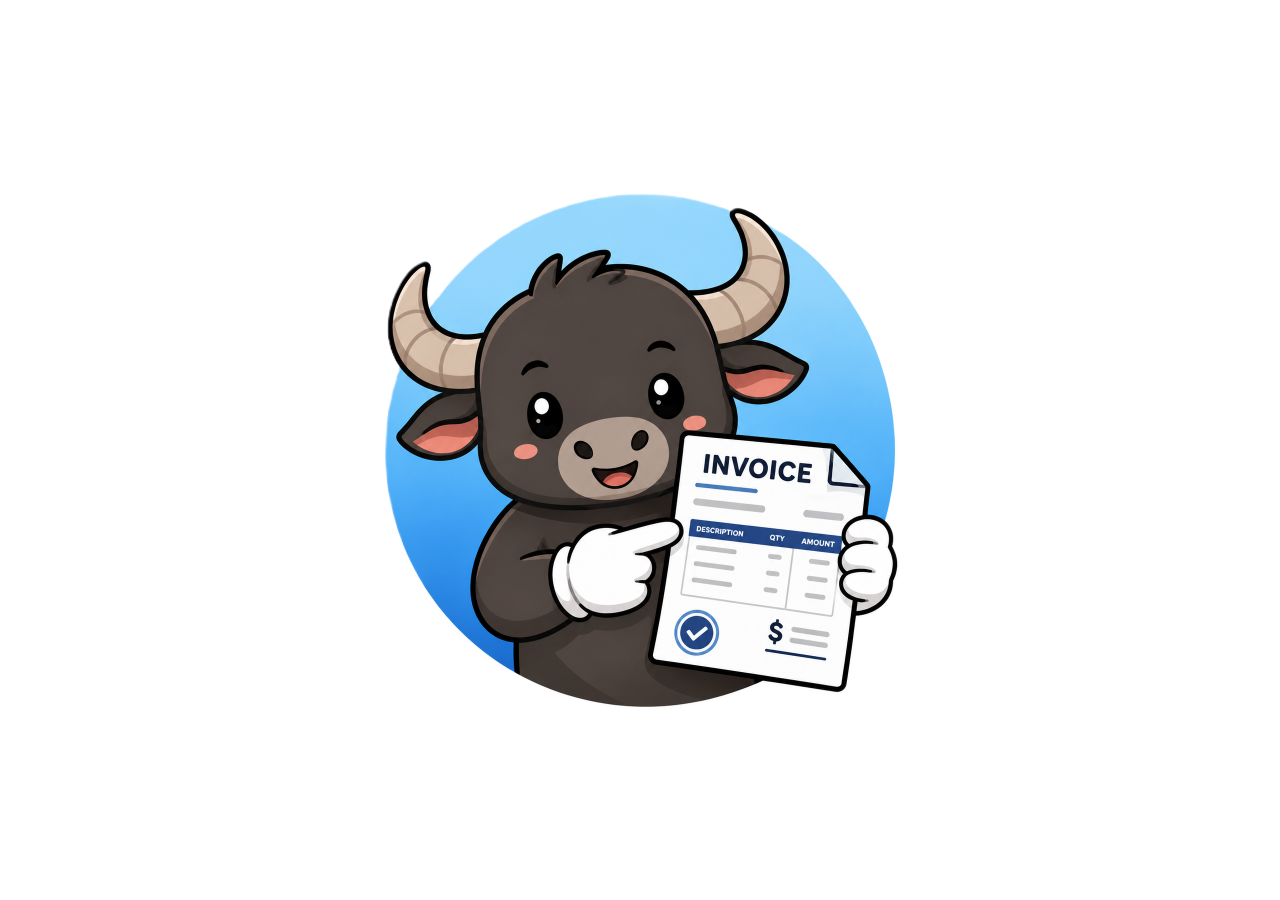
<file: index.html>
<!DOCTYPE html>
<html lang="en">
<head>
    <meta charset="UTF-8">
    <meta name="viewport" content="width=device-width, initial-scale=1.0">
    <title>Priafz</title>

    <link rel="apple-touch-icon" sizes="57x57" href="./icons/apple-icon-57x57.png">
    <link rel="apple-touch-icon" sizes="60x60" href="./icons/apple-icon-60x60.png">
    <link rel="apple-touch-icon" sizes="72x72" href="./icons/apple-icon-72x72.png">
    <link rel="apple-touch-icon" sizes="76x76" href="./icons/apple-icon-76x76.png">
    <link rel="apple-touch-icon" sizes="114x114" href="./icons/apple-icon-114x114.png">
    <link rel="apple-touch-icon" sizes="120x120" href="./icons/apple-icon-120x120.png">
    <link rel="apple-touch-icon" sizes="144x144" href="./icons/apple-icon-144x144.png">
    <link rel="apple-touch-icon" sizes="152x152" href="./icons/apple-icon-152x152.png">
    <link rel="apple-touch-icon" sizes="180x180" href="./icons/apple-icon-180x180.png">
    <link rel="icon" type="image/png" sizes="192x192"  href="./icons//android-icon-192x192.png">
    <link rel="icon" type="image/png" sizes="32x32" href="./icons/favicon-32x32.png">
    <link rel="icon" type="image/png" sizes="96x96" href="./icons/favicon-96x96.png">
    <link rel="icon" type="image/png" sizes="16x16" href="./icons/favicon-16x16.png">
    <link rel="manifest" href="/manifest.json">

    <style>
        * {
            margin: 0;
            padding: 0;
            box-sizing: border-box;
        }

        body {
            display: flex;
            justify-content: center;
            align-items: center;
            height: 100vh;
            background: #ffffff;
            overflow: hidden;
            font-family: Arial, sans-serif;
        }

        .loader {
            text-align: center;
        }

        .loader img {
            width: 50%;
            max-width: 50%;
            max-height: 50%;
            animation: pulse 1.5s infinite;
        }

        .loader p {
            margin-top: 20px;
            color: #666;
            font-size: 18px;
        }

        @keyframes pulse {
            0% {
                transform: scale(1);
                opacity: 0.8;
            }
            50% {
                transform: scale(1.08);
                opacity: 1;
            }
            100% {
                transform: scale(1);
                opacity: 0.8;
            }
        }
    </style>
</head>
<body>

    <div class="loader">
        <img src="./icons/logo.png" alt="Logo">
    </div>

    <script>
        // Redirect after 3 seconds
        setTimeout(() => {
            window.location.href = "./invoice.html";
        }, 3000);
    </script>

</body>
</html>
</file>
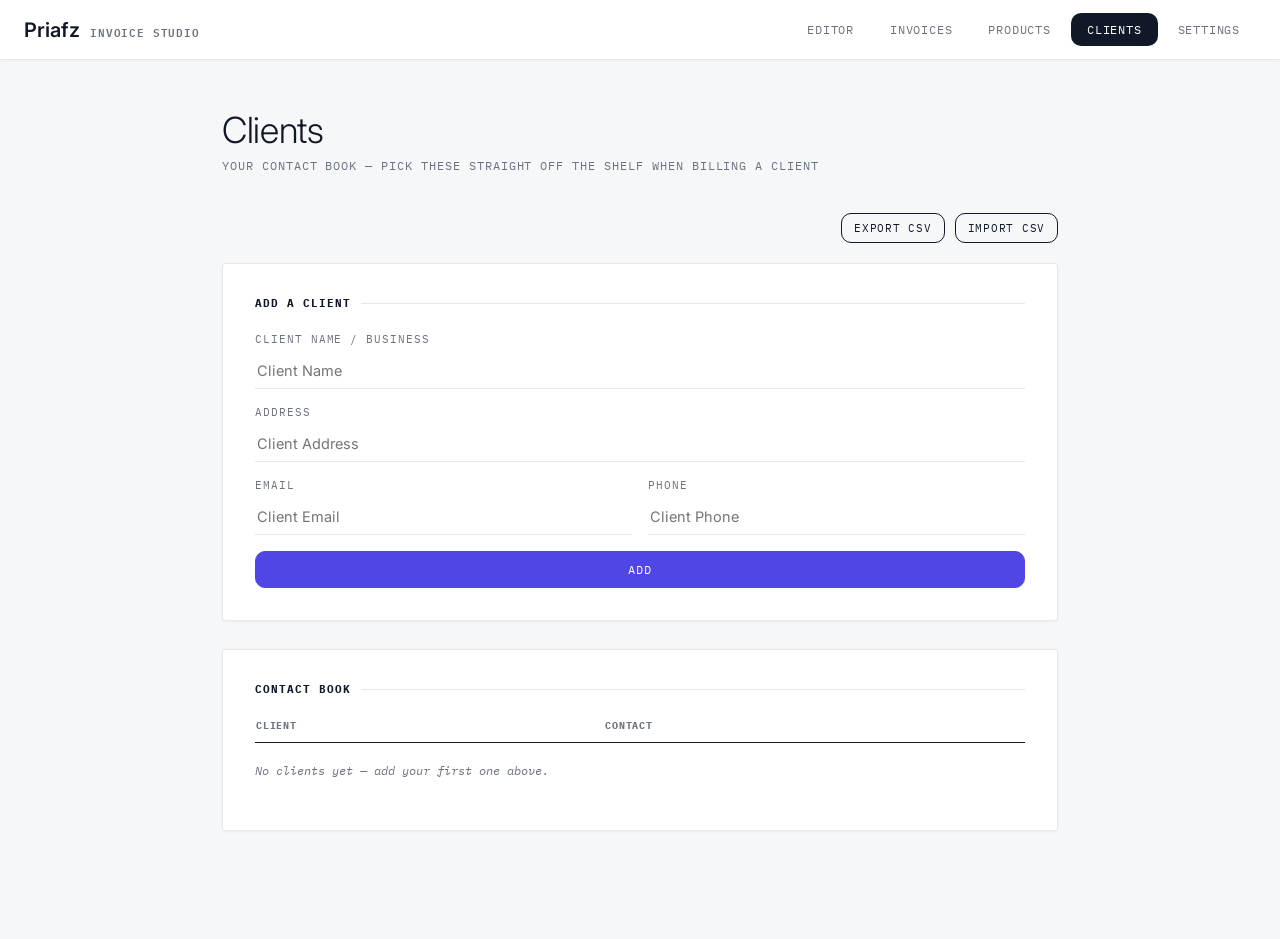
<file: clients.html>
<!DOCTYPE html>
<html lang="en">
<head>
<meta charset="UTF-8">
<meta name="viewport" content="width=device-width, initial-scale=1.0">
<title>Clients — Priafz Invoice Studio</title>
<link rel="preconnect" href="https://fonts.googleapis.com">
<link href="https://fonts.googleapis.com/css2?family=Fraunces:ital,opsz,wght@0,9..144,300;0,9..144,500;0,9..144,600;0,9..144,700&family=IBM+Plex+Mono:wght@400;500;600&family=Inter:wght@400;500;600&display=swap" rel="stylesheet">
<link rel="stylesheet" href="styles.css">
<link rel="manifest" href="manifest.json">
<meta name="theme-color" content="#4F46E5">
<meta name="mobile-web-app-capable" content="yes">
<meta name="apple-mobile-web-app-capable" content="yes">
<meta name="apple-mobile-web-app-status-bar-style" content="default">
<meta name="apple-mobile-web-app-title" content="Priafz">

<link rel="apple-touch-icon" sizes="57x57" href="./icons/apple-icon-57x57.png">
<link rel="apple-touch-icon" sizes="60x60" href="./icons/apple-icon-60x60.png">
<link rel="apple-touch-icon" sizes="72x72" href="./icons/apple-icon-72x72.png">
<link rel="apple-touch-icon" sizes="76x76" href="./icons/apple-icon-76x76.png">
<link rel="apple-touch-icon" sizes="114x114" href="./icons/apple-icon-114x114.png">
<link rel="apple-touch-icon" sizes="120x120" href="./icons/apple-icon-120x120.png">
<link rel="apple-touch-icon" sizes="144x144" href="./icons/apple-icon-144x144.png">
<link rel="apple-touch-icon" sizes="152x152" href="./icons/apple-icon-152x152.png">
<link rel="apple-touch-icon" sizes="180x180" href="./icons/apple-icon-180x180.png">
<link rel="icon" type="image/png" sizes="192x192"  href="./icons//android-icon-192x192.png">
<link rel="icon" type="image/png" sizes="32x32" href="./icons/favicon-32x32.png">
<link rel="icon" type="image/png" sizes="96x96" href="./icons/favicon-96x96.png">
<link rel="icon" type="image/png" sizes="16x16" href="./icons/favicon-16x16.png">
<link rel="manifest" href="./icons/manifest.json">

<meta name="msapplication-TileColor" content="#ffffff">
<meta name="msapplication-TileImage" content="/ms-icon-144x144.png">
<meta name="theme-color" content="#ffffff">

</head>
<body data-page="clients">

<div class="topnav">
  <div class="brand">Priafz <span class="mark">Invoice&nbsp;Studio</span></div>
  <nav>
    <a href="invoice.html">Editor</a>
    <a href="invoices.html">Invoices</a>
    <a href="products.html">Products</a>
    <a href="clients.html" class="active">Clients</a>
    <a href="settings.html">Settings</a>
  </nav>
</div>

<div class="wrap">
  <div class="page-top">
    <div>
      <h1 class="page-title">Clients</h1>
      <div class="page-sub">Your contact book — pick these straight off the shelf when billing a client</div>
    </div>
  </div>
  <div class="csv-toolbar">
    <button class="btn btn-ghost btn-sm" id="exportCsvBtn" type="button">Export CSV</button>
    <button class="btn btn-ghost btn-sm" id="importCsvBtn" type="button">Import CSV</button>
    <input type="file" id="importCsvInput" accept=".csv" style="display:none;">
  </div>

  <div class="card">
    <h3>Add a client</h3>
    <div class="add-form add-form-clients">
      <div class="field-group full">
        <label for="newName">Client name / business</label>
        <input id="newName" placeholder="Client Name">
      </div>
      <div class="field-group full">
        <label for="newAddress">Address</label>
        <input id="newAddress" placeholder="Client Address">
      </div>
      <div class="field-group">
        <label for="newEmail">Email</label>
        <input id="newEmail" type="email" placeholder="Client Email">
      </div>
      <div class="field-group">
        <label for="newPhone">Phone</label>
        <input id="newPhone" type="tel" placeholder="Client Phone">
      </div>
      <button class="btn btn-stamp full" id="addBtn" type="button">Add</button>
    </div>
  </div>

  <div class="card">
    <h3>Contact book</h3>
    <table class="catalog">
      <thead>
        <tr>
          <th>Client</th>
          <th>Contact</th>
          <th class="num"></th>
        </tr>
      </thead>
      <tbody id="catalogBody"></tbody>
    </table>
    <div class="empty-note" id="emptyNote" style="display:none;">No clients yet — add your first one above.</div>
  </div>
</div>

<div class="modal-overlay" id="deleteModal">
  <div class="modal-box">
    <h3>Delete this client?</h3>
    <p>This can't be undone. Invoices already created won't be affected.</p>
    <div class="modal-actions">
      <button class="btn btn-ghost" id="cancelDelete" type="button">Cancel</button>
      <button class="btn btn-danger" id="confirmDelete" type="button">Delete</button>
    </div>
  </div>
</div>

<script src="app-common.js"></script>
<script>
(function(){
  const { $, escapeHtml, escapeAttr, toCSV, parseCSV, downloadCSV, todayISO, showToast, wireModal } = window.App;
  const STORAGE_KEY = 'ledger_clients_v1';
  const CSV_COLUMNS = ['id','name','address','email','phone'];
  let editingId = null;
  let pendingDeleteId = null;

  function getClients(){
    try{ return JSON.parse(localStorage.getItem(STORAGE_KEY)) || []; }catch(e){ return []; }
  }
  function setClients(list){ localStorage.setItem(STORAGE_KEY, JSON.stringify(list)); }

  function render(){
    const list = getClients().sort((a,b) => (a.name||'').localeCompare(b.name||''));
    const body = $('catalogBody');
    body.innerHTML = '';
    $('emptyNote').style.display = list.length ? 'none' : '';

    list.forEach(c => {
      const tr = document.createElement('tr');
      if(c.id === editingId){
        tr.className = 'editing';
        tr.innerHTML = `
          <td>
            <input class="edit-name" value="${escapeAttr(c.name)}" style="margin-bottom:8px;">
            <input class="edit-address" value="${escapeAttr(c.address||'')}" placeholder="Address">
          </td>
          <td>
            <input class="edit-email" type="email" value="${escapeAttr(c.email||'')}" placeholder="Email" style="margin-bottom:8px;">
            <input class="edit-phone" type="tel" value="${escapeAttr(c.phone||'')}" placeholder="Phone">
          </td>
          <td class="actions-cell">
            <div class="row-actions">
              <button class="icon-btn save-edit" title="Save">Save</button>
              <button class="icon-btn cancel-edit" title="Cancel">Cancel</button>
            </div>
          </td>
        `;
        tr.querySelector('.save-edit').addEventListener('click', () => {
          const name = tr.querySelector('.edit-name').value.trim();
          if(!name) return;
          const updated = getClients().map(x => x.id === c.id ? {
            ...x,
            name,
            address: tr.querySelector('.edit-address').value,
            email: tr.querySelector('.edit-email').value,
            phone: tr.querySelector('.edit-phone').value,
          } : x);
          setClients(updated);
          editingId = null;
          render();
        });
        tr.querySelector('.cancel-edit').addEventListener('click', () => { editingId = null; render(); });
      } else {
        const contact = [c.email, c.phone].filter(Boolean).join(' · ');
        tr.innerHTML = `
          <td>
            <div class="p-name">${escapeHtml(c.name)}</div>
            ${c.address ? `<div class="p-desc">${escapeHtml(c.address)}</div>` : ''}
          </td>
          <td><div class="p-desc">${escapeHtml(contact || '—')}</div></td>
          <td class="actions-cell">
            <div class="row-actions">
              <button class="icon-btn edit-btn" title="Edit">Edit</button>
              <button class="icon-btn danger del-btn" title="Delete">Delete</button>
            </div>
          </td>
        `;
        tr.querySelector('.edit-btn').addEventListener('click', () => { editingId = c.id; render(); });
        tr.querySelector('.del-btn').addEventListener('click', () => {
          pendingDeleteId = c.id;
          window.App.openModal('deleteModal');
        });
      }
      body.appendChild(tr);
    });
  }

  function addClient(){
    const name = $('newName').value.trim();
    if(!name) { $('newName').focus(); return; }
    const list = getClients();
    list.push({
      id: 'client_' + Date.now(),
      name,
      address: $('newAddress').value.trim(),
      email: $('newEmail').value.trim(),
      phone: $('newPhone').value.trim(),
    });
    setClients(list);
    $('newName').value = '';
    $('newAddress').value = '';
    $('newEmail').value = '';
    $('newPhone').value = '';
    $('newName').focus();
    render();
  }

  $('addBtn').addEventListener('click', addClient);
  ['newName','newAddress','newEmail','newPhone'].forEach(id => {
    $(id).addEventListener('keydown', (e) => { if(e.key === 'Enter'){ e.preventDefault(); addClient(); } });
  });

  wireModal('deleteModal', 'cancelDelete', 'confirmDelete', () => {
    if(pendingDeleteId){
      setClients(getClients().filter(x => x.id !== pendingDeleteId));
      pendingDeleteId = null;
      render();
    }
  });

  // ---------- CSV export / import ----------
  function exportCSV(){
    const list = getClients();
    if(list.length === 0){ showToast('No clients to export yet.', 'error'); return; }
    downloadCSV(toCSV(list, CSV_COLUMNS), 'priafz-clients-' + todayISO() + '.csv');
    showToast(list.length + ' client(s) exported.');
  }
  function importCSV(file){
    const reader = new FileReader();
    reader.onload = () => {
      try{
        const rows = parseCSV(String(reader.result));
        if(rows.length < 2){ showToast("That CSV doesn't contain any client rows.", 'error'); return; }
        const header = rows[0];
        const idx = {};
        header.forEach((h,i) => idx[h.trim()] = i);
        const existing = getClients();
        const existingIds = new Set(existing.map(x => x.id));
        let imported = 0;
        for(let r = 1; r < rows.length; r++){
          const cols = rows[r];
          if(cols.length === 1 && cols[0] === '') continue;
          let id = idx.id !== undefined ? cols[idx.id] : '';
          if(!id || existingIds.has(id)) id = 'client_' + Date.now() + '_' + r;
          existing.push({
            id,
            name: cols[idx.name] || '',
            address: cols[idx.address] || '',
            email: cols[idx.email] || '',
            phone: cols[idx.phone] || '',
          });
          existingIds.add(id);
          imported++;
        }
        setClients(existing);
        render();
        showToast(imported + ' client(s) imported.');
      }catch(err){
        showToast('Could not read that CSV file.', 'error');
      }
    };
    reader.readAsText(file);
  }
  $('exportCsvBtn').addEventListener('click', exportCSV);
  $('importCsvBtn').addEventListener('click', () => $('importCsvInput').click());
  $('importCsvInput').addEventListener('change', (e) => {
    const file = e.target.files[0];
    if(file) importCSV(file);
    e.target.value = '';
  });

  render();
})();
</script>

<script>
if ('serviceWorker' in navigator) {
  window.addEventListener('load', () => {
    navigator.serviceWorker.register('sw.js').catch(() => {});
  });
}
</script>
</body>
</html>
</file>
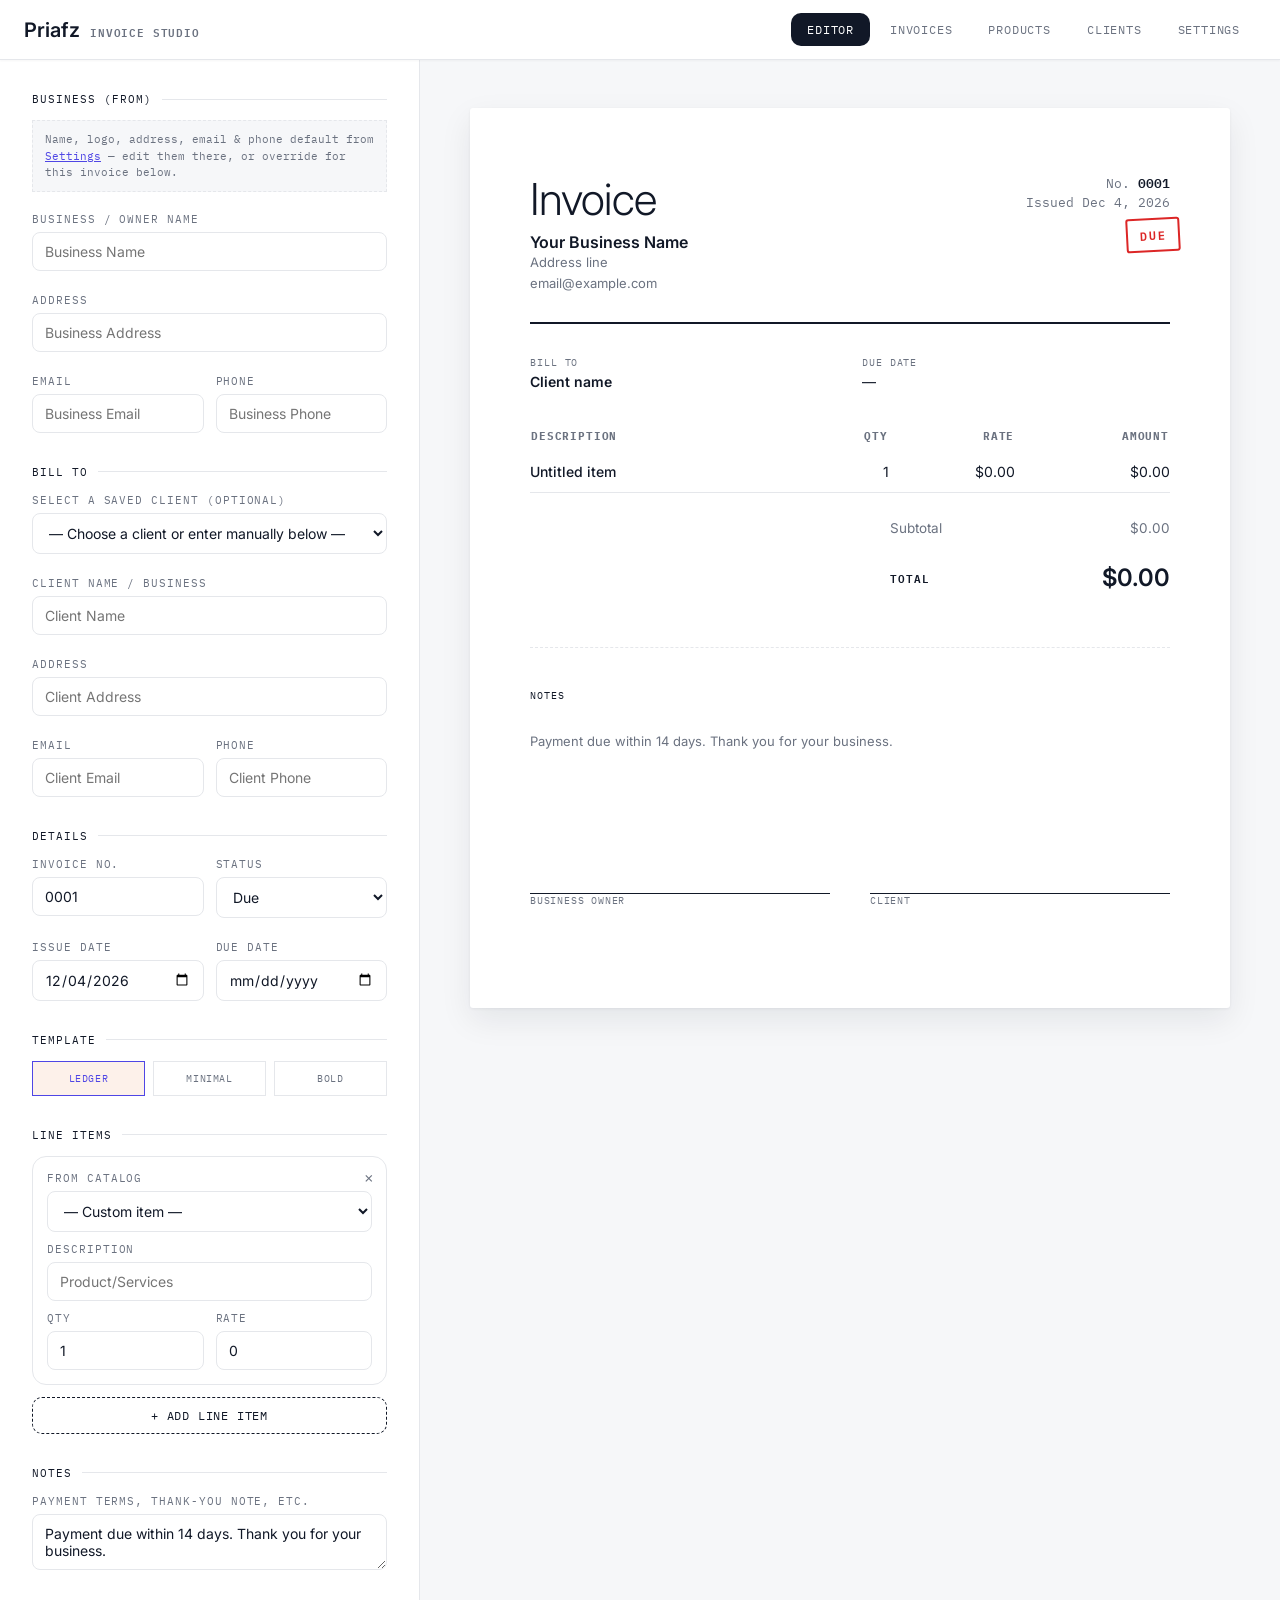
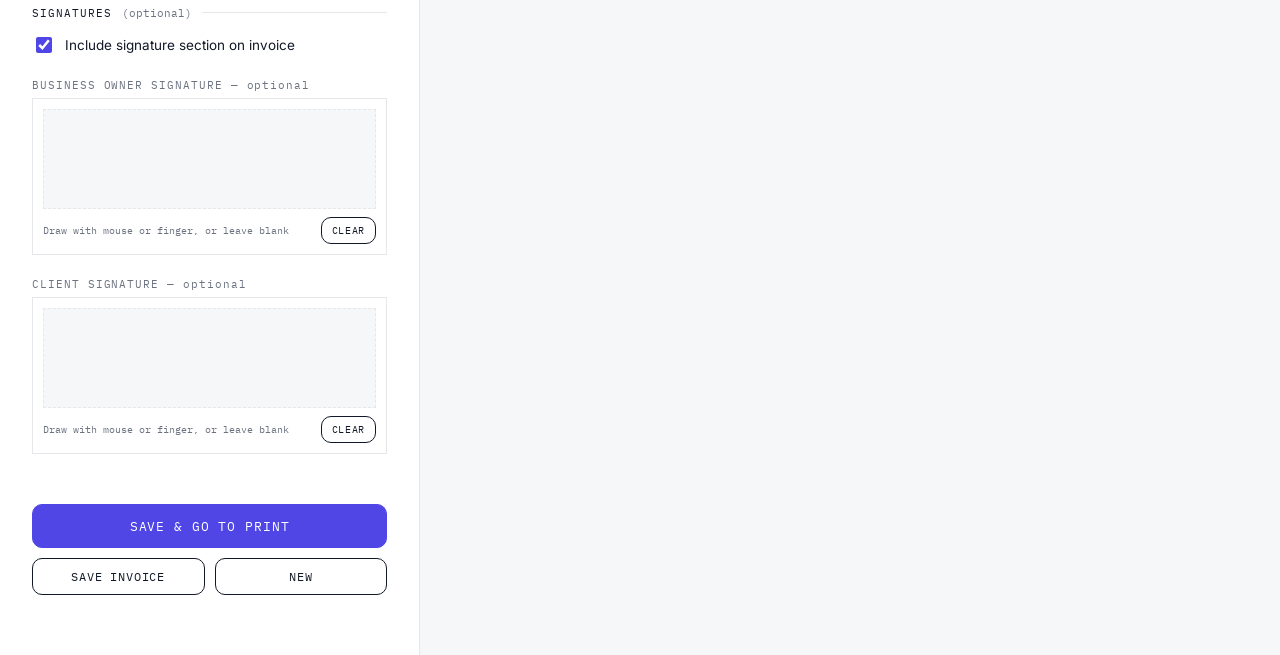
<file: invoice.html>
<!DOCTYPE html>
<html lang="en">
<head>
<meta charset="UTF-8">
<meta name="viewport" content="width=device-width, initial-scale=1.0">
<title>Editor — Priafz Invoice Studio</title>
<link rel="preconnect" href="https://fonts.googleapis.com">
<link href="https://fonts.googleapis.com/css2?family=Fraunces:ital,opsz,wght@0,9..144,300;0,9..144,500;0,9..144,600;0,9..144,700;1,9..144,500&family=Caveat:wght@500;600&family=IBM+Plex+Mono:wght@400;500;600&family=Inter:wght@400;500;600&display=swap" rel="stylesheet">
<link rel="stylesheet" href="styles.css">
<link rel="manifest" href="manifest.json">
<meta name="theme-color" content="#4F46E5">
<meta name="mobile-web-app-capable" content="yes">
<meta name="apple-mobile-web-app-capable" content="yes">
<meta name="apple-mobile-web-app-status-bar-style" content="default">
<meta name="apple-mobile-web-app-title" content="Priafz">

<link rel="apple-touch-icon" sizes="57x57" href="./icons/apple-icon-57x57.png">
<link rel="apple-touch-icon" sizes="60x60" href="./icons/apple-icon-60x60.png">
<link rel="apple-touch-icon" sizes="72x72" href="./icons/apple-icon-72x72.png">
<link rel="apple-touch-icon" sizes="76x76" href="./icons/apple-icon-76x76.png">
<link rel="apple-touch-icon" sizes="114x114" href="./icons/apple-icon-114x114.png">
<link rel="apple-touch-icon" sizes="120x120" href="./icons/apple-icon-120x120.png">
<link rel="apple-touch-icon" sizes="144x144" href="./icons/apple-icon-144x144.png">
<link rel="apple-touch-icon" sizes="152x152" href="./icons/apple-icon-152x152.png">
<link rel="apple-touch-icon" sizes="180x180" href="./icons/apple-icon-180x180.png">
<link rel="icon" type="image/png" sizes="192x192"  href="./icons//android-icon-192x192.png">
<link rel="icon" type="image/png" sizes="32x32" href="./icons/favicon-32x32.png">
<link rel="icon" type="image/png" sizes="96x96" href="./icons/favicon-96x96.png">
<link rel="icon" type="image/png" sizes="16x16" href="./icons/favicon-16x16.png">
<link rel="manifest" href="./icons/manifest.json">

</head>
<body data-page="invoice">

<div class="topnav">
  <div class="brand">Priafz <span class="mark">Invoice&nbsp;Studio</span></div>
  <nav>
    <a href="invoice.html" class="active">Editor</a>
    <a href="invoices.html">Invoices</a>
    <a href="products.html">Products</a>
    <a href="clients.html">Clients</a>
    <a href="settings.html">Settings</a>
  </nav>
</div>

<div class="app">
  <div class="control">

    <div class="section-label">Business (From)</div>
    <div class="settings-note">Name, logo, address, email &amp; phone default from <a href="settings.html">Settings</a> — edit them there, or override for this invoice below.</div>
    <div class="field-group">
      <label for="fromName">Business / owner name</label>
      <input id="fromName" placeholder="Business Name">
    </div>
    <div class="field-group">
      <label for="fromAddress">Address</label>
      <input id="fromAddress" placeholder="Business Address">
    </div>
    <div class="field-row field-group">
      <div>
        <label for="fromEmail">Email</label>
        <input id="fromEmail" type="email" placeholder="Business Email">
      </div>
      <div>
        <label for="fromPhone">Phone</label>
        <input id="fromPhone" type="tel" placeholder="Business Phone">
      </div>
    </div>

    <div class="section-label">Bill To</div>
    <div class="field-group">
      <label for="clientSelect">Select a saved client (optional)</label>
      <select id="clientSelect">
        <option value="">— Choose a client or enter manually below —</option>
      </select>
    </div>
    <div class="field-group">
      <label for="toName">Client name / business</label>
      <input id="toName" placeholder="Client Name">
    </div>
    <div class="field-group">
      <label for="toAddress">Address</label>
      <input id="toAddress" placeholder="Client Address">
    </div>
    <div class="field-row field-group">
      <div>
        <label for="toEmail">Email</label>
        <input id="toEmail" type="email" placeholder="Client Email">
      </div>
      <div>
        <label for="toPhone">Phone</label>
        <input id="toPhone" type="tel" placeholder="Client Phone">
      </div>
    </div>

    <div class="section-label">Details</div>
    <div class="field-group field-row">
      <div>
        <label for="invNum">Invoice No.</label>
        <input id="invNum" placeholder="0042">
      </div>
      <div>
        <label for="invStatus">Status</label>
        <select id="invStatus">
          <option value="blank">— Blank —</option>
          <option value="due">Due</option>
          <option value="paid">Paid</option>
        </select>
      </div>
    </div>
    <div class="field-group field-row">
      <div>
        <label for="invDate">Issue date</label>
        <input id="invDate" type="date">
      </div>
      <div>
        <label for="invDue">Due date</label>
        <input id="invDue" type="date">
      </div>
    </div>

    <div class="section-label">Template</div>
    <div class="field-group template-options" id="templateOptions">
      <div class="template-swatch" data-template="ledger">Ledger</div>
      <div class="template-swatch" data-template="minimal">Minimal</div>
      <div class="template-swatch" data-template="bold">Bold</div>
    </div>

    <div class="section-label">Line Items</div>
    <div id="lineItems"></div>
    <button class="btn btn-add" id="addLine" type="button">+ Add line item</button>

    <div class="section-label">Notes</div>
    <div class="field-group">
      <label for="invNotes">Payment terms, thank-you note, etc.</label>
      <textarea id="invNotes" placeholder="Payment due within 14 days. Thank you for your business."></textarea>
    </div>

    <div class="section-label">Signatures <span style="font-weight:400; text-transform:none; letter-spacing:0; color:var(--ink-soft);">(optional)</span></div>
    <div class="field-group">
      <label class="checkbox-label" for="showSignatures">
        <input type="checkbox" id="showSignatures" checked>
        <span>Include signature section on invoice</span>
      </label>
    </div>
    <div id="signatureFields">
      <div class="field-group">
        <label>Business owner signature <span style="text-transform:none; font-weight:400;">— optional</span></label>
        <div class="sig-pad-wrap">
          <canvas class="sig-pad" id="sigBusiness"></canvas>
          <div class="sig-actions">
            <span class="sig-hint">Draw with mouse or finger, or leave blank</span>
            <button class="btn btn-ghost btn-sm" type="button" data-clear-sig="sigBusiness">Clear</button>
          </div>
        </div>
      </div>
      <div class="field-group">
        <label>Client signature <span style="text-transform:none; font-weight:400;">— optional</span></label>
        <div class="sig-pad-wrap">
          <canvas class="sig-pad" id="sigClient"></canvas>
          <div class="sig-actions">
            <span class="sig-hint">Draw with mouse or finger, or leave blank</span>
            <button class="btn btn-ghost btn-sm" type="button" data-clear-sig="sigClient">Clear</button>
          </div>
        </div>
      </div>
    </div>

    <button class="btn btn-stamp" id="saveAndPrintBtn" type="button">Save &amp; go to print</button>

    <div class="action-row">
      <button class="btn" id="saveBtn" type="button">Save invoice</button>
      <button class="btn btn-ghost" id="newBtn" type="button">New</button>
    </div>
  </div>

  <div class="preview-wrap">
    <div class="sheet" id="sheet" data-template="ledger">
      <div class="sheet-head">
        <div class="head-left">
          <img class="logo-box" id="pLogo" alt="Logo">
          <div>
            <h2>Invoice</h2>
            <div class="from-name" id="pFromName">Your Business Name</div>
            <div class="from-meta" id="pFromMeta">Address line<br>email@example.com</div>
          </div>
        </div>
        <div class="stamp-box">
          <div class="num">No. <b id="pInvNum">0001</b></div>
          <div class="num" id="pInvDate">Issued —</div>
          <div class="status-stamp" id="pStatus">Due</div>
        </div>
      </div>

      <div class="sheet-body">
        <div class="meta-grid">
          <div>
            <div class="label">Bill to</div>
            <div class="value" id="pToName" style="font-weight:600; margin-bottom:2px;">Client name</div>
            <div class="value to-block" id="pToContact"></div>
          </div>
          <div>
            <div class="label">Due date</div>
            <div class="value" id="pDueDate">—</div>
          </div>
        </div>

        <table class="items">
          <thead>
            <tr>
              <th>Description</th>
              <th class="num">Qty</th>
              <th class="num">Rate</th>
              <th class="num">Amount</th>
            </tr>
          </thead>
          <tbody id="pItems"></tbody>
        </table>

        <div class="totals">
          <div class="totals-row"><span>Subtotal</span><span id="pSubtotal">$0.00</span></div>
          <div class="totals-row grand"><span>Total</span><span id="pTotal">$0.00</span></div>
        </div>

        <div class="notes-block" id="pNotesWrap">
          <div class="label">Notes</div>
          <div id="pNotes"></div>
        </div>

        <div class="sign-grid">
          <div class="sign-box">
            <img id="pSigBusiness" style="display:none;">
            <div class="placeholder" id="pSigBusinessPlaceholder"></div>
            <div class="sign-label">Business owner</div>
            <div class="sign-name" id="pSigBusinessName">&nbsp;</div>
          </div>
          <div class="sign-box">
            <img id="pSigClient" style="display:none;">
            <div class="placeholder" id="pSigClientPlaceholder"></div>
            <div class="sign-label">Client</div>
            <div class="sign-name" id="pSigClientName">&nbsp;</div>
          </div>
        </div>
      </div>

      <div class="footer-mark"></div>
    </div>
  </div>
</div>

<script src="app-common.js"></script>
<script src="app-editor.js"></script>
<script>
if ('serviceWorker' in navigator) {
  window.addEventListener('load', () => {
    navigator.serviceWorker.register('sw.js').catch(() => {});
  });
}
</script>
</body>
</html>
</file>
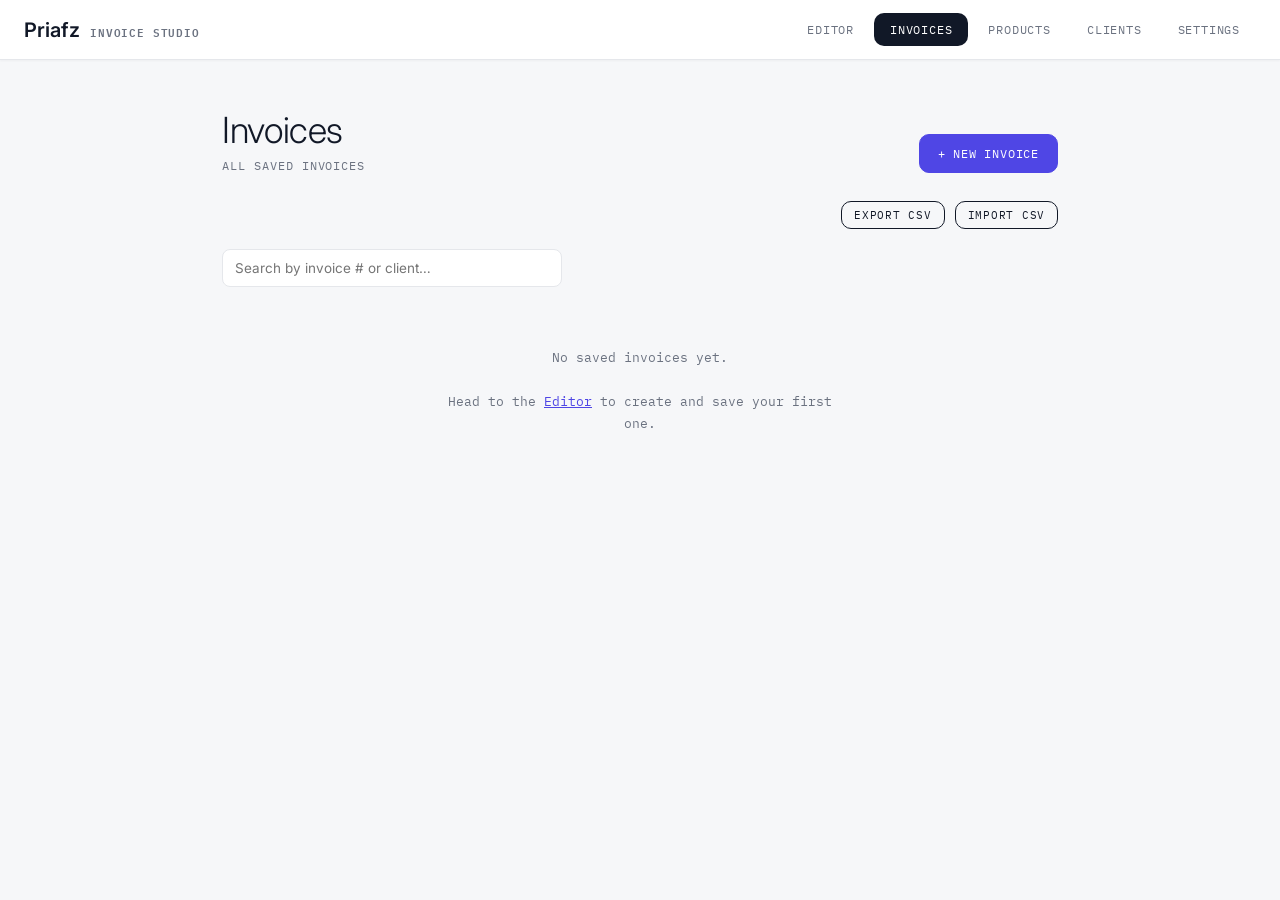
<file: invoices.html>
<!DOCTYPE html>
<html lang="en">
<head>
<meta charset="UTF-8">
<meta name="viewport" content="width=device-width, initial-scale=1.0">
<title>Invoices — Priafz Invoice Studio</title>
<link rel="preconnect" href="https://fonts.googleapis.com">
<link href="https://fonts.googleapis.com/css2?family=Fraunces:ital,opsz,wght@0,9..144,300;0,9..144,500;0,9..144,600;0,9..144,700&family=IBM+Plex+Mono:wght@400;500;600&family=Inter:wght@400;500;600&display=swap" rel="stylesheet">
<link rel="stylesheet" href="styles.css">
<link rel="manifest" href="manifest.json">
<meta name="theme-color" content="#4F46E5">
<meta name="mobile-web-app-capable" content="yes">
<meta name="apple-mobile-web-app-capable" content="yes">
<meta name="apple-mobile-web-app-status-bar-style" content="default">
<meta name="apple-mobile-web-app-title" content="Priafz">

<link rel="apple-touch-icon" sizes="57x57" href="./icons/apple-icon-57x57.png">
<link rel="apple-touch-icon" sizes="60x60" href="./icons/apple-icon-60x60.png">
<link rel="apple-touch-icon" sizes="72x72" href="./icons/apple-icon-72x72.png">
<link rel="apple-touch-icon" sizes="76x76" href="./icons/apple-icon-76x76.png">
<link rel="apple-touch-icon" sizes="114x114" href="./icons/apple-icon-114x114.png">
<link rel="apple-touch-icon" sizes="120x120" href="./icons/apple-icon-120x120.png">
<link rel="apple-touch-icon" sizes="144x144" href="./icons/apple-icon-144x144.png">
<link rel="apple-touch-icon" sizes="152x152" href="./icons/apple-icon-152x152.png">
<link rel="apple-touch-icon" sizes="180x180" href="./icons/apple-icon-180x180.png">
<link rel="icon" type="image/png" sizes="192x192"  href="./icons//android-icon-192x192.png">
<link rel="icon" type="image/png" sizes="32x32" href="./icons/favicon-32x32.png">
<link rel="icon" type="image/png" sizes="96x96" href="./icons/favicon-96x96.png">
<link rel="icon" type="image/png" sizes="16x16" href="./icons/favicon-16x16.png">
<link rel="manifest" href="./icons/manifest.json">

</head>
<body data-page="invoices">

<div class="topnav">
  <div class="brand">Priafz <span class="mark">Invoice&nbsp;Studio</span></div>
  <nav>
    <a href="invoice.html">Editor</a>
    <a href="invoices.html" class="active">Invoices</a>
    <a href="products.html">Products</a>
    <a href="clients.html">Clients</a>
    <a href="settings.html">Settings</a>
  </nav>
</div>

<div class="wrap">
  <div class="page-top">
    <div>
      <h1 class="page-title">Invoices</h1>
      <div class="page-sub">All saved invoices</div>
    </div>
    <a class="btn btn-stamp" href="invoice.html">+ New invoice</a>
  </div>
  <div class="csv-toolbar">
    <button class="btn btn-ghost btn-sm" id="exportCsvBtn" type="button">Export CSV</button>
    <button class="btn btn-ghost btn-sm" id="importCsvBtn" type="button">Import CSV</button>
    <input type="file" id="importCsvInput" accept=".csv" style="display:none;">
  </div>

  <div class="search-row">
    <input id="searchInput" type="text" placeholder="Search by invoice # or client…">
  </div>

  <div id="listWrap"></div>
</div>

<div class="modal-overlay" id="deleteModal">
  <div class="modal-box">
    <h3>Delete this invoice?</h3>
    <p>This can't be undone.</p>
    <div class="modal-actions">
      <button class="btn btn-ghost" id="cancelDelete" type="button">Cancel</button>
      <button class="btn btn-danger" id="confirmDelete" type="button">Delete</button>
    </div>
  </div>
</div>

<script src="app-common.js"></script>
<script>
(function(){
  const { $, escapeHtml, toCSV, parseCSV, downloadCSV, todayISO, fmtDate, showToast, wireModal } = window.App;
  const STORAGE_KEY = 'ledger_invoices_v1';
  const SETTINGS_KEY = 'ledger_settings_v1';
  const CSV_COLUMNS = ['id','fromName','fromAddress','fromEmail','fromPhone','toName','toAddress','toEmail','toPhone','invNum','invStatus','invDate','invDue','invNotes','template','items','savedAt'];
  let pendingDeleteId = null;

  function getSaved(){
    try{ return JSON.parse(localStorage.getItem(STORAGE_KEY)) || []; }catch(e){ return []; }
  }
  function setSaved(list){ localStorage.setItem(STORAGE_KEY, JSON.stringify(list)); }
  function getSettings(){
    try{ return JSON.parse(localStorage.getItem(SETTINGS_KEY)) || {}; }catch(e){ return {}; }
  }
  function fmtMoney(n, cur){ return (cur || '$') + Number(n||0).toFixed(2); }
  function invoiceTotal(inv){
    return (inv.items || []).reduce((sum, it) => sum + (Number(it.qty)||0) * (Number(it.rate)||0), 0);
  }
  function statusInfo(inv){
    if(inv.invStatus === 'paid') return {label:'Paid', cls:'paid'};
    if(inv.invStatus === 'blank') return {label:'—', cls:'blank'};
    return {label:'Due', cls:'due'};
  }

  function render(filterText){
    const currency = getSettings().currency || '$';
    let list = getSaved().sort((a,b) => (b.savedAt||0) - (a.savedAt||0));

    if(filterText){
      const q = filterText.trim().toLowerCase();
      list = list.filter(inv =>
        String(inv.invNum||'').toLowerCase().includes(q) ||
        String(inv.toName||'').toLowerCase().includes(q)
      );
    }

    const wrap = $('listWrap');

    if(getSaved().length === 0){
      wrap.innerHTML = `<div class="empty-state">No saved invoices yet.<br><br>Head to the <a href="invoice.html">Editor</a> to create and save your first one.</div>`;
      return;
    }
    if(list.length === 0){
      wrap.innerHTML = `<div class="empty-state">No invoices match your search.</div>`;
      return;
    }

    const rows = list.map(inv => {
      const st = statusInfo(inv);
      const total = invoiceTotal(inv);
      return `
        <tr data-id="${escapeHtml(inv.id)}">
          <td><span class="inv-num">#${escapeHtml(inv.invNum || '—')}</span></td>
          <td><span class="inv-client">${escapeHtml(inv.toName || 'Untitled')}</span></td>
          <td>${fmtDate(inv.invDate)}</td>
          <td><span class="status-pill ${st.cls}">${st.label}</span></td>
          <td class="num">${fmtMoney(total, currency)}</td>
          <td>
            <div class="row-actions">
              <a class="icon-btn" href="invoice.html?id=${encodeURIComponent(inv.id)}" title="Edit">Edit</a>
              <a class="icon-btn" href="print.html?id=${encodeURIComponent(inv.id)}" title="Print">Print</a>
              <button class="icon-btn danger" type="button" data-delete="${escapeHtml(inv.id)}" title="Delete">Delete</button>
            </div>
          </td>
        </tr>`;
    }).join('');

    wrap.innerHTML = `
      <table class="invoices">
        <thead>
          <tr>
            <th>No.</th>
            <th>Client</th>
            <th>Issued</th>
            <th>Status</th>
            <th class="num">Total</th>
            <th></th>
          </tr>
        </thead>
        <tbody>${rows}</tbody>
      </table>`;

    wrap.querySelectorAll('[data-delete]').forEach(btn => {
      btn.addEventListener('click', () => {
        pendingDeleteId = btn.dataset.delete;
        window.App.openModal('deleteModal');
      });
    });
  }

  wireModal('deleteModal', 'cancelDelete', 'confirmDelete', () => {
    if(pendingDeleteId){
      setSaved(getSaved().filter(x => x.id !== pendingDeleteId));
      pendingDeleteId = null;
    }
    render($('searchInput').value);
  });

  // ---------- CSV export / import ----------
  function exportCSV(){
    const list = getSaved();
    if(list.length === 0){ showToast('No saved invoices to export yet.', 'error'); return; }
    downloadCSV(toCSV(list, CSV_COLUMNS, ['items']), 'priafz-invoices-' + todayISO() + '.csv');
    showToast(list.length + ' invoice(s) exported.');
  }
  function importCSV(file){
    const reader = new FileReader();
    reader.onload = () => {
      try{
        const rows = parseCSV(String(reader.result));
        if(rows.length < 2){ showToast("That CSV doesn't contain any invoice rows.", 'error'); return; }
        const header = rows[0];
        const idx = {};
        header.forEach((h, i) => idx[h.trim()] = i);
        const existing = getSaved();
        const existingIds = new Set(existing.map(x => x.id));
        let imported = 0;
        for(let r = 1; r < rows.length; r++){
          const cols = rows[r];
          if(cols.length === 1 && cols[0] === '') continue;
          let items = [];
          try{ items = JSON.parse(cols[idx.items] || '[]'); }catch(e){ items = []; }
          let id = idx.id !== undefined ? cols[idx.id] : '';
          if(!id || existingIds.has(id)) id = 'inv_' + Date.now() + '_' + r;
          const inv = { id, items, savedAt: Number(cols[idx.savedAt]) || Date.now() };
          CSV_COLUMNS.forEach(col => {
            if(col === 'id' || col === 'items' || col === 'savedAt') return;
            inv[col] = idx[col] !== undefined ? (cols[idx[col]] || '') : '';
          });
          if(!inv.invStatus) inv.invStatus = 'due';
          existing.push(inv);
          existingIds.add(id);
          imported++;
        }
        setSaved(existing);
        render($('searchInput').value);
        showToast(imported + ' invoice(s) imported.');
      }catch(err){
        showToast('Could not read that CSV file.', 'error');
      }
    };
    reader.readAsText(file);
  }
  $('exportCsvBtn').addEventListener('click', exportCSV);
  $('importCsvBtn').addEventListener('click', () => $('importCsvInput').click());
  $('importCsvInput').addEventListener('change', (e) => {
    const file = e.target.files[0];
    if(file) importCSV(file);
    e.target.value = '';
  });

  $('searchInput').addEventListener('input', (e) => render(e.target.value));
  render('');
})();
</script>

<script>
if ('serviceWorker' in navigator) {
  window.addEventListener('load', () => {
    navigator.serviceWorker.register('sw.js').catch(() => {});
  });
}
</script>
</body>
</html>
</file>
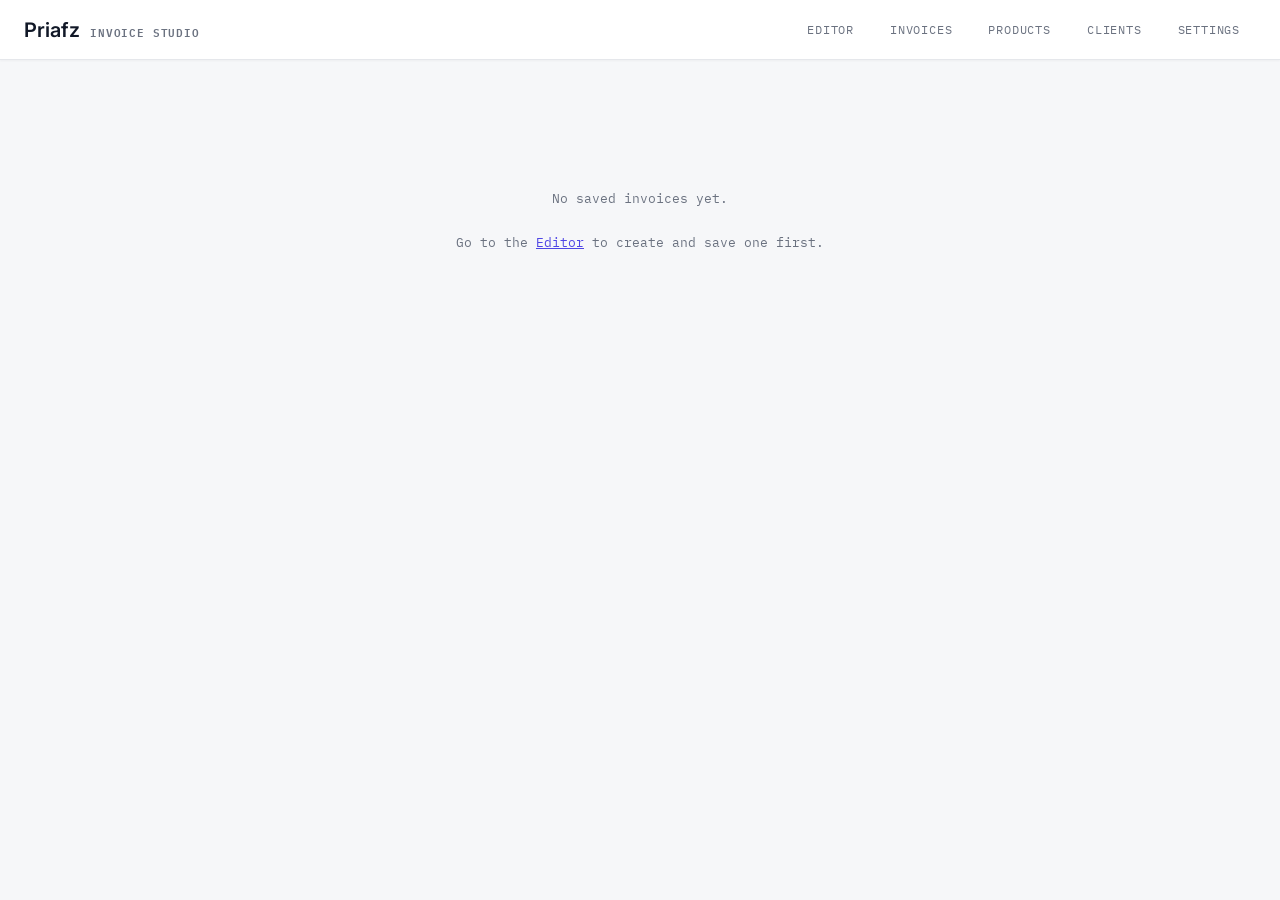
<file: print.html>
<!DOCTYPE html>
<html lang="en">
<head>
<meta charset="UTF-8">
<meta name="viewport" content="width=device-width, initial-scale=1.0">
<title>Print — Priafz Invoice Studio</title>
<link rel="preconnect" href="https://fonts.googleapis.com">
<link href="https://fonts.googleapis.com/css2?family=Fraunces:ital,opsz,wght@0,9..144,300;0,9..144,500;0,9..144,600;0,9..144,700&family=IBM+Plex+Mono:wght@400;500;600&family=Inter:wght@400;500;600&display=swap" rel="stylesheet">
<link rel="stylesheet" href="styles.css">
<link rel="manifest" href="manifest.json">
<meta name="theme-color" content="#4F46E5">
<meta name="mobile-web-app-capable" content="yes">
<meta name="apple-mobile-web-app-capable" content="yes">
<meta name="apple-mobile-web-app-status-bar-style" content="default">
<meta name="apple-mobile-web-app-title" content="Priafz">

<link rel="apple-touch-icon" sizes="57x57" href="./icons/apple-icon-57x57.png">
<link rel="apple-touch-icon" sizes="60x60" href="./icons/apple-icon-60x60.png">
<link rel="apple-touch-icon" sizes="72x72" href="./icons/apple-icon-72x72.png">
<link rel="apple-touch-icon" sizes="76x76" href="./icons/apple-icon-76x76.png">
<link rel="apple-touch-icon" sizes="114x114" href="./icons/apple-icon-114x114.png">
<link rel="apple-touch-icon" sizes="120x120" href="./icons/apple-icon-120x120.png">
<link rel="apple-touch-icon" sizes="144x144" href="./icons/apple-icon-144x144.png">
<link rel="apple-touch-icon" sizes="152x152" href="./icons/apple-icon-152x152.png">
<link rel="apple-touch-icon" sizes="180x180" href="./icons/apple-icon-180x180.png">
<link rel="icon" type="image/png" sizes="192x192"  href="./icons//android-icon-192x192.png">
<link rel="icon" type="image/png" sizes="32x32" href="./icons/favicon-32x32.png">
<link rel="icon" type="image/png" sizes="96x96" href="./icons/favicon-96x96.png">
<link rel="icon" type="image/png" sizes="16x16" href="./icons/favicon-16x16.png">
<link rel="manifest" href="./icons/manifest.json">

</head>
<body data-page="print">

<div class="topnav">
  <div class="brand">Priafz <span class="mark">Invoice&nbsp;Studio</span></div>
  <nav>
    <a href="invoice.html">Editor</a>
    <a href="invoices.html">Invoices</a>
    <a href="products.html">Products</a>
    <a href="clients.html">Clients</a>
    <a href="settings.html">Settings</a>
  </nav>
</div>

<div class="toolbar" id="toolbar" style="display:none;">
  <a class="btn btn-ghost" href="invoices.html">&larr; All invoices</a>
  <select id="invoiceSelect"></select>
  <button class="btn btn-stamp" id="printBtn" type="button">Print / Save as PDF</button>
</div>

<div class="preview-wrap" id="previewWrap">
  <div id="content"></div>
</div>

<script src="app-common.js"></script>
<script>
(function(){
  const { $, escapeHtml, fmtDate } = window.App;
  const STORAGE_KEY = 'ledger_invoices_v1';
  const SETTINGS_KEY = 'ledger_settings_v1';

  function getSaved(){
    try{ return JSON.parse(localStorage.getItem(STORAGE_KEY)) || []; }catch(e){ return []; }
  }
  function getSettings(){
    try{ return JSON.parse(localStorage.getItem(SETTINGS_KEY)) || {}; }catch(e){ return {}; }
  }
  function fmtMoney(n, cur){ return (cur || '$') + Number(n||0).toFixed(2); }
  function joinNonEmpty(arr, sep){ return arr.filter(Boolean).join(sep); }

  function renderInvoice(inv){
    const settings = getSettings();
    const currency = settings.currency || '$';
    const template = inv.template || 'ledger';

    const fromMetaLines = [inv.fromAddress, joinNonEmpty([inv.fromEmail, inv.fromPhone], '  ·  ')].filter(Boolean);
    const toMetaLines = [inv.toAddress, joinNonEmpty([inv.toEmail, inv.toPhone], '  ·  ')].filter(Boolean);

    let subtotal = 0;
    const itemsRows = (inv.items || []).map(it => {
      const amount = (it.qty||0) * (it.rate||0);
      subtotal += amount;
      return `<tr>
        <td><div class="item-desc-name">${escapeHtml(it.desc || 'Untitled item')}</div></td>
        <td class="num">${it.qty}</td>
        <td class="num">${fmtMoney(it.rate, currency)}</td>
        <td class="num">${fmtMoney(amount, currency)}</td>
      </tr>`;
    }).join('') || `<tr><td colspan="4" style="color:var(--ink-soft); font-style:italic;">No line items.</td></tr>`;

    let statusLabel = 'Due', statusClass = '';
    if(inv.invStatus === 'paid'){ statusLabel = 'Paid'; statusClass = 'paid'; }
    else if(inv.invStatus === 'blank'){ statusLabel = ''; statusClass = 'blank'; }

    const logoHtml = settings.logo ? `<img class="logo-box show" src="${settings.logo}" alt="Logo">` : '';

    const bizSig = inv.sigBusiness || '';
    const cliSig = inv.sigClient || '';
    const bizSigHtml = bizSig ? `<img src="${bizSig}">` : `<div class="placeholder"></div>`;
    const cliSigHtml = cliSig ? `<img src="${cliSig}">` : `<div class="placeholder"></div>`;
    const showSignatures = inv.showSignatures !== undefined ? !!inv.showSignatures : true;

    const notesHtml = inv.invNotes ? `
      <div class="notes-block">
        <div class="label">Notes</div>
        <div>${escapeHtml(inv.invNotes)}</div>
      </div>` : '';

    return `
    <div class="sheet" data-template="${template}">
      <div class="sheet-head">
        <div class="head-left">
          ${logoHtml}
          <div>
            <h2>Invoice</h2>
            <div class="from-name">${escapeHtml(inv.fromName || 'Your Business Name')}</div>
            <div class="from-meta">${fromMetaLines.map(escapeHtml).join('<br>') || 'Address line<br>email@example.com'}</div>
          </div>
        </div>
        <div class="stamp-box">
          <div class="num">No. <b>${escapeHtml(inv.invNum || '0001')}</b></div>
          <div class="num">Issued ${fmtDate(inv.invDate)}</div>
          <div class="status-stamp ${statusClass}">${statusLabel}</div>
        </div>
      </div>

      <div class="sheet-body">
        <div class="meta-grid">
          <div>
            <div class="label">Bill to</div>
            <div class="value" style="font-weight:600; margin-bottom:2px;">${escapeHtml(inv.toName || 'Client name')}</div>
            <div class="value to-block">${toMetaLines.map(escapeHtml).join('<br>')}</div>
          </div>
          <div>
            <div class="label">Due date</div>
            <div class="value">${fmtDate(inv.invDue)}</div>
          </div>
        </div>

        <table class="items">
          <thead>
            <tr><th>Description</th><th class="num">Qty</th><th class="num">Rate</th><th class="num">Amount</th></tr>
          </thead>
          <tbody>${itemsRows}</tbody>
        </table>

        <div class="totals">
          <div class="totals-row"><span>Subtotal</span><span>${fmtMoney(subtotal, currency)}</span></div>
          <div class="totals-row grand"><span>Total</span><span>${fmtMoney(subtotal, currency)}</span></div>
        </div>

        ${notesHtml}

        ${showSignatures ? `
        <div class="sign-grid">
          <div class="sign-box">
            ${bizSigHtml}
            <div class="sign-label">Business owner</div>
            <div class="sign-name">${escapeHtml(inv.fromName || '')}</div>
          </div>
          <div class="sign-box">
            ${cliSigHtml}
            <div class="sign-label">Client</div>
            <div class="sign-name">${escapeHtml(inv.toName || '')}</div>
          </div>
        </div>` : ''}
      </div>

      <div class="footer-mark"></div>
    </div>`;
  }

  function populateSelect(list, selectedId){
    const sel = $('invoiceSelect');
    sel.innerHTML = '';
    list.forEach(inv => {
      const opt = document.createElement('option');
      opt.value = inv.id;
      opt.textContent = '#' + (inv.invNum || '—') + ' · ' + (inv.toName || 'Untitled');
      if(inv.id === selectedId) opt.selected = true;
      sel.appendChild(opt);
    });
  }

  function showInvoice(id){
    const list = getSaved();
    const inv = list.find(x => x.id === id) || list[0];
    if(!inv){
      $('content').innerHTML = `<div class="empty-state">No saved invoices yet.<br><br>Go to the <a href="invoice.html">Editor</a> to create and save one first.</div>`;
      $('toolbar').style.display = 'none';
      return;
    }
    $('toolbar').style.display = 'flex';
    populateSelect(list, inv.id);
    $('content').innerHTML = renderInvoice(inv);
    const url = new URL(window.location);
    url.searchParams.set('id', inv.id);
    window.history.replaceState({}, '', url);
  }

  const params = new URLSearchParams(window.location.search);
  const initialId = params.get('id');
  showInvoice(initialId);

  $('invoiceSelect').addEventListener('change', (e) => showInvoice(e.target.value));
  $('printBtn').addEventListener('click', () => window.print());
})();
</script>

<script>
if ('serviceWorker' in navigator) {
  window.addEventListener('load', () => {
    navigator.serviceWorker.register('sw.js').catch(() => {});
  });
}
</script>
</body>
</html>
</file>
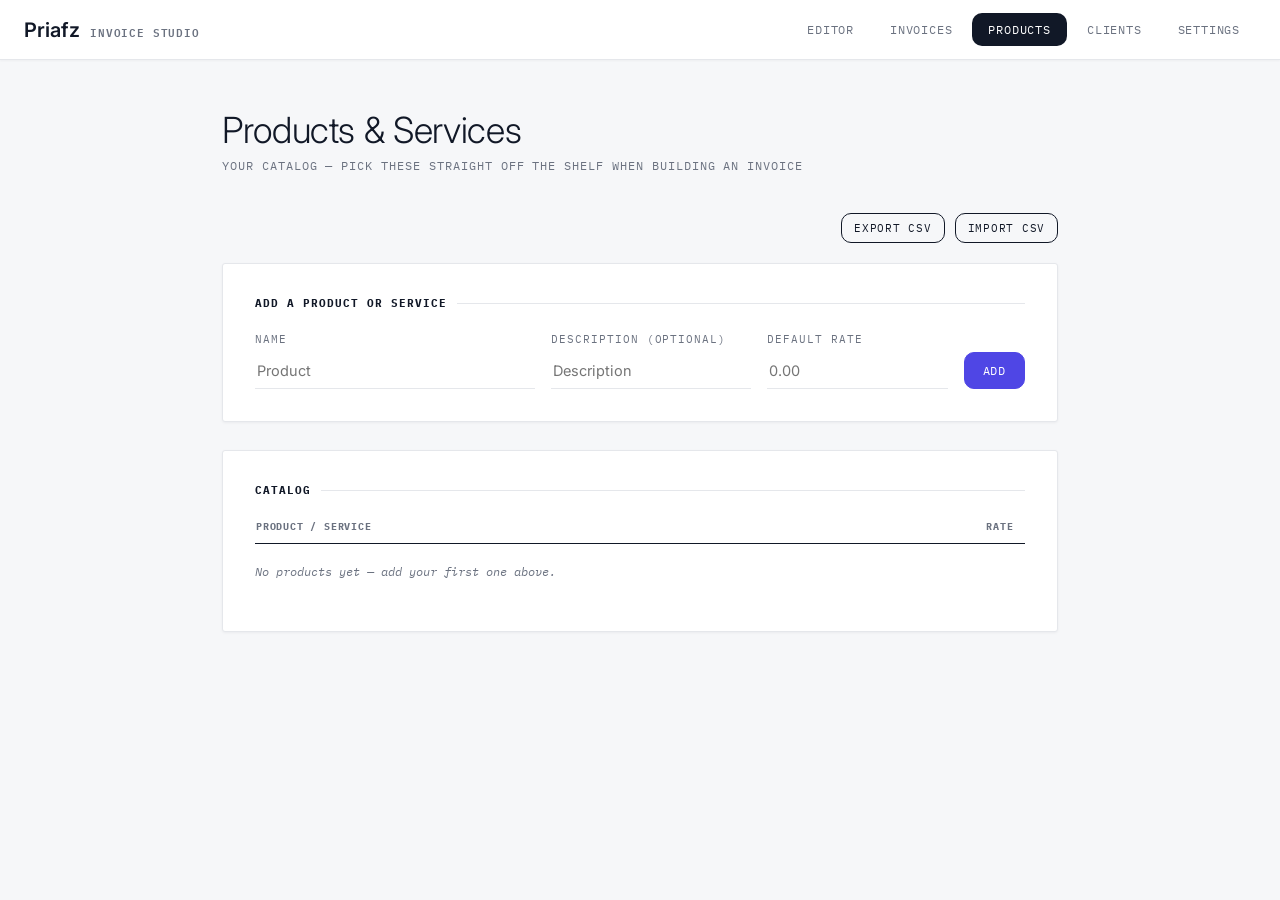
<file: products.html>
<!DOCTYPE html>
<html lang="en">
<head>
<meta charset="UTF-8">
<meta name="viewport" content="width=device-width, initial-scale=1.0">
<title>Products &amp; Services — Priafz Invoice Studio</title>
<link rel="preconnect" href="https://fonts.googleapis.com">
<link href="https://fonts.googleapis.com/css2?family=Fraunces:ital,opsz,wght@0,9..144,300;0,9..144,500;0,9..144,600;0,9..144,700&family=IBM+Plex+Mono:wght@400;500;600&family=Inter:wght@400;500;600&display=swap" rel="stylesheet">
<link rel="stylesheet" href="styles.css">
<link rel="manifest" href="manifest.json">
<meta name="theme-color" content="#4F46E5">
<meta name="mobile-web-app-capable" content="yes">
<meta name="apple-mobile-web-app-capable" content="yes">
<meta name="apple-mobile-web-app-status-bar-style" content="default">
<meta name="apple-mobile-web-app-title" content="Priafz">


<link rel="apple-touch-icon" sizes="57x57" href="./icons/apple-icon-57x57.png">
<link rel="apple-touch-icon" sizes="60x60" href="./icons/apple-icon-60x60.png">
<link rel="apple-touch-icon" sizes="72x72" href="./icons/apple-icon-72x72.png">
<link rel="apple-touch-icon" sizes="76x76" href="./icons/apple-icon-76x76.png">
<link rel="apple-touch-icon" sizes="114x114" href="./icons/apple-icon-114x114.png">
<link rel="apple-touch-icon" sizes="120x120" href="./icons/apple-icon-120x120.png">
<link rel="apple-touch-icon" sizes="144x144" href="./icons/apple-icon-144x144.png">
<link rel="apple-touch-icon" sizes="152x152" href="./icons/apple-icon-152x152.png">
<link rel="apple-touch-icon" sizes="180x180" href="./icons/apple-icon-180x180.png">
<link rel="icon" type="image/png" sizes="192x192"  href="./icons//android-icon-192x192.png">
<link rel="icon" type="image/png" sizes="32x32" href="./icons/favicon-32x32.png">
<link rel="icon" type="image/png" sizes="96x96" href="./icons/favicon-96x96.png">
<link rel="icon" type="image/png" sizes="16x16" href="./icons/favicon-16x16.png">
<link rel="manifest" href="./icons/manifest.json">

</head>
<body data-page="products">

<div class="topnav">
  <div class="brand">Priafz <span class="mark">Invoice&nbsp;Studio</span></div>
  <nav>
    <a href="invoice.html">Editor</a>
    <a href="invoices.html">Invoices</a>
    <a href="products.html" class="active">Products</a>
    <a href="clients.html">Clients</a>
    <a href="settings.html">Settings</a>
  </nav>
</div>

<div class="wrap">
  <div class="page-top">
    <div>
      <h1 class="page-title">Products &amp; Services</h1>
      <div class="page-sub">Your catalog — pick these straight off the shelf when building an invoice</div>
    </div>
  </div>
  <div class="csv-toolbar">
    <button class="btn btn-ghost btn-sm" id="exportCsvBtn" type="button">Export CSV</button>
    <button class="btn btn-ghost btn-sm" id="importCsvBtn" type="button">Import CSV</button>
    <input type="file" id="importCsvInput" accept=".csv" style="display:none;">
  </div>

  <div class="card">
    <h3>Add a product or service</h3>
    <div class="add-form">
      <div class="field-group">
        <label for="newName">Name</label>
        <input id="newName" placeholder="Product">
      </div>
      <div class="field-group full">
        <label for="newDesc">Description (optional)</label>
        <input id="newDesc" placeholder="Description">
      </div>
      <div class="field-group">
        <label for="newPrice">Default rate</label>
        <input id="newPrice" type="number" min="0" step="0.01" placeholder="0.00">
      </div>
      <button class="btn btn-stamp" id="addBtn" type="button">Add</button>
    </div>
  </div>

  <div class="card">
    <h3>Catalog</h3>
    <table class="catalog">
      <thead>
        <tr>
          <th>Product / Service</th>
          <th class="num">Rate</th>
          <th class="num"></th>
        </tr>
      </thead>
      <tbody id="catalogBody"></tbody>
    </table>
    <div class="empty-note" id="emptyNote" style="display:none;">No products yet — add your first one above.</div>
  </div>
</div>

<div class="modal-overlay" id="deleteModal">
  <div class="modal-box">
    <h3>Delete this product?</h3>
    <p>This can't be undone. Invoices already created won't be affected.</p>
    <div class="modal-actions">
      <button class="btn btn-ghost" id="cancelDelete" type="button">Cancel</button>
      <button class="btn btn-danger" id="confirmDelete" type="button">Delete</button>
    </div>
  </div>
</div>

<script src="app-common.js"></script>
<script>
(function(){
  const { $, escapeHtml, escapeAttr, toCSV, parseCSV, downloadCSV, todayISO, showToast, wireModal } = window.App;
  const STORAGE_KEY = 'ledger_products_v1';
  const SETTINGS_KEY = 'ledger_settings_v1';
  const CSV_COLUMNS = ['id','name','description','price'];
  let editingId = null;
  let pendingDeleteId = null;

  function getCurrency(){
    try{
      const s = JSON.parse(localStorage.getItem(SETTINGS_KEY)) || {};
      return s.currency || '$';
    }catch(e){ return '$'; }
  }
  function getProducts(){
    try{ return JSON.parse(localStorage.getItem(STORAGE_KEY)) || []; }catch(e){ return []; }
  }
  function setProducts(list){ localStorage.setItem(STORAGE_KEY, JSON.stringify(list)); }
  function fmtMoney(n){ return getCurrency() + Number(n || 0).toFixed(2); }

  function render(){
    const list = getProducts().sort((a,b) => (a.name||'').localeCompare(b.name||''));
    const body = $('catalogBody');
    body.innerHTML = '';
    $('emptyNote').style.display = list.length ? 'none' : '';

    list.forEach(p => {
      const tr = document.createElement('tr');
      if(p.id === editingId){
        tr.className = 'editing';
        tr.innerHTML = `
          <td>
            <input class="edit-name" value="${escapeAttr(p.name)}" style="margin-bottom:8px;">
            <input class="edit-desc" value="${escapeAttr(p.description||'')}" placeholder="Description (optional)">
          </td>
          <td class="num"><input class="edit-price" type="number" min="0" step="0.01" value="${p.price}" style="text-align:right;"></td>
          <td class="actions-cell">
            <div class="row-actions">
              <button class="icon-btn save-edit" title="Save">Save</button>
              <button class="icon-btn cancel-edit" title="Cancel">Cancel</button>
            </div>
          </td>
        `;
        tr.querySelector('.save-edit').addEventListener('click', () => {
          const name = tr.querySelector('.edit-name').value.trim();
          if(!name) return;
          const updated = getProducts().map(x => x.id === p.id ? {
            ...x,
            name,
            description: tr.querySelector('.edit-desc').value,
            price: parseFloat(tr.querySelector('.edit-price').value) || 0,
          } : x);
          setProducts(updated);
          editingId = null;
          render();
        });
        tr.querySelector('.cancel-edit').addEventListener('click', () => { editingId = null; render(); });
      } else {
        tr.innerHTML = `
          <td>
            <div class="p-name">${escapeHtml(p.name)}</div>
            ${p.description ? `<div class="p-desc">${escapeHtml(p.description)}</div>` : ''}
          </td>
          <td class="num">${fmtMoney(p.price)}</td>
          <td class="actions-cell">
            <div class="row-actions">
              <button class="icon-btn edit-btn" title="Edit">Edit</button>
              <button class="icon-btn danger del-btn" title="Delete">Delete</button>
            </div>
          </td>
        `;
        tr.querySelector('.edit-btn').addEventListener('click', () => { editingId = p.id; render(); });
        tr.querySelector('.del-btn').addEventListener('click', () => {
          pendingDeleteId = p.id;
          window.App.openModal('deleteModal');
        });
      }
      body.appendChild(tr);
    });
  }

  function addProduct(){
    const name = $('newName').value.trim();
    const description = $('newDesc').value.trim();
    const price = parseFloat($('newPrice').value) || 0;
    if(!name) { $('newName').focus(); return; }
    const list = getProducts();
    list.push({ id: 'prod_' + Date.now(), name, description, price });
    setProducts(list);
    $('newName').value = '';
    $('newDesc').value = '';
    $('newPrice').value = '';
    $('newName').focus();
    render();
  }

  $('addBtn').addEventListener('click', addProduct);
  ['newName','newDesc','newPrice'].forEach(id => {
    $(id).addEventListener('keydown', (e) => { if(e.key === 'Enter'){ e.preventDefault(); addProduct(); } });
  });

  wireModal('deleteModal', 'cancelDelete', 'confirmDelete', () => {
    if(pendingDeleteId){
      setProducts(getProducts().filter(x => x.id !== pendingDeleteId));
      pendingDeleteId = null;
      render();
    }
  });

  // ---------- CSV export / import ----------
  function exportCSV(){
    const list = getProducts();
    if(list.length === 0){ showToast('No products to export yet.', 'error'); return; }
    downloadCSV(toCSV(list, CSV_COLUMNS), 'priafz-products-' + todayISO() + '.csv');
    showToast(list.length + ' product(s) exported.');
  }
  function importCSV(file){
    const reader = new FileReader();
    reader.onload = () => {
      try{
        const rows = parseCSV(String(reader.result));
        if(rows.length < 2){ showToast("That CSV doesn't contain any product rows.", 'error'); return; }
        const header = rows[0];
        const idx = {};
        header.forEach((h,i) => idx[h.trim()] = i);
        const existing = getProducts();
        const existingIds = new Set(existing.map(x => x.id));
        let imported = 0;
        for(let r = 1; r < rows.length; r++){
          const cols = rows[r];
          if(cols.length === 1 && cols[0] === '') continue;
          let id = idx.id !== undefined ? cols[idx.id] : '';
          if(!id || existingIds.has(id)) id = 'prod_' + Date.now() + '_' + r;
          existing.push({
            id,
            name: cols[idx.name] || '',
            description: cols[idx.description] || '',
            price: parseFloat(cols[idx.price]) || 0,
          });
          existingIds.add(id);
          imported++;
        }
        setProducts(existing);
        render();
        showToast(imported + ' product(s) imported.');
      }catch(err){
        showToast('Could not read that CSV file.', 'error');
      }
    };
    reader.readAsText(file);
  }
  $('exportCsvBtn').addEventListener('click', exportCSV);
  $('importCsvBtn').addEventListener('click', () => $('importCsvInput').click());
  $('importCsvInput').addEventListener('change', (e) => {
    const file = e.target.files[0];
    if(file) importCSV(file);
    e.target.value = '';
  });

  render();
})();
</script>

<script>
if ('serviceWorker' in navigator) {
  window.addEventListener('load', () => {
    navigator.serviceWorker.register('sw.js').catch(() => {});
  });
}
</script>
</body>
</html>
</file>
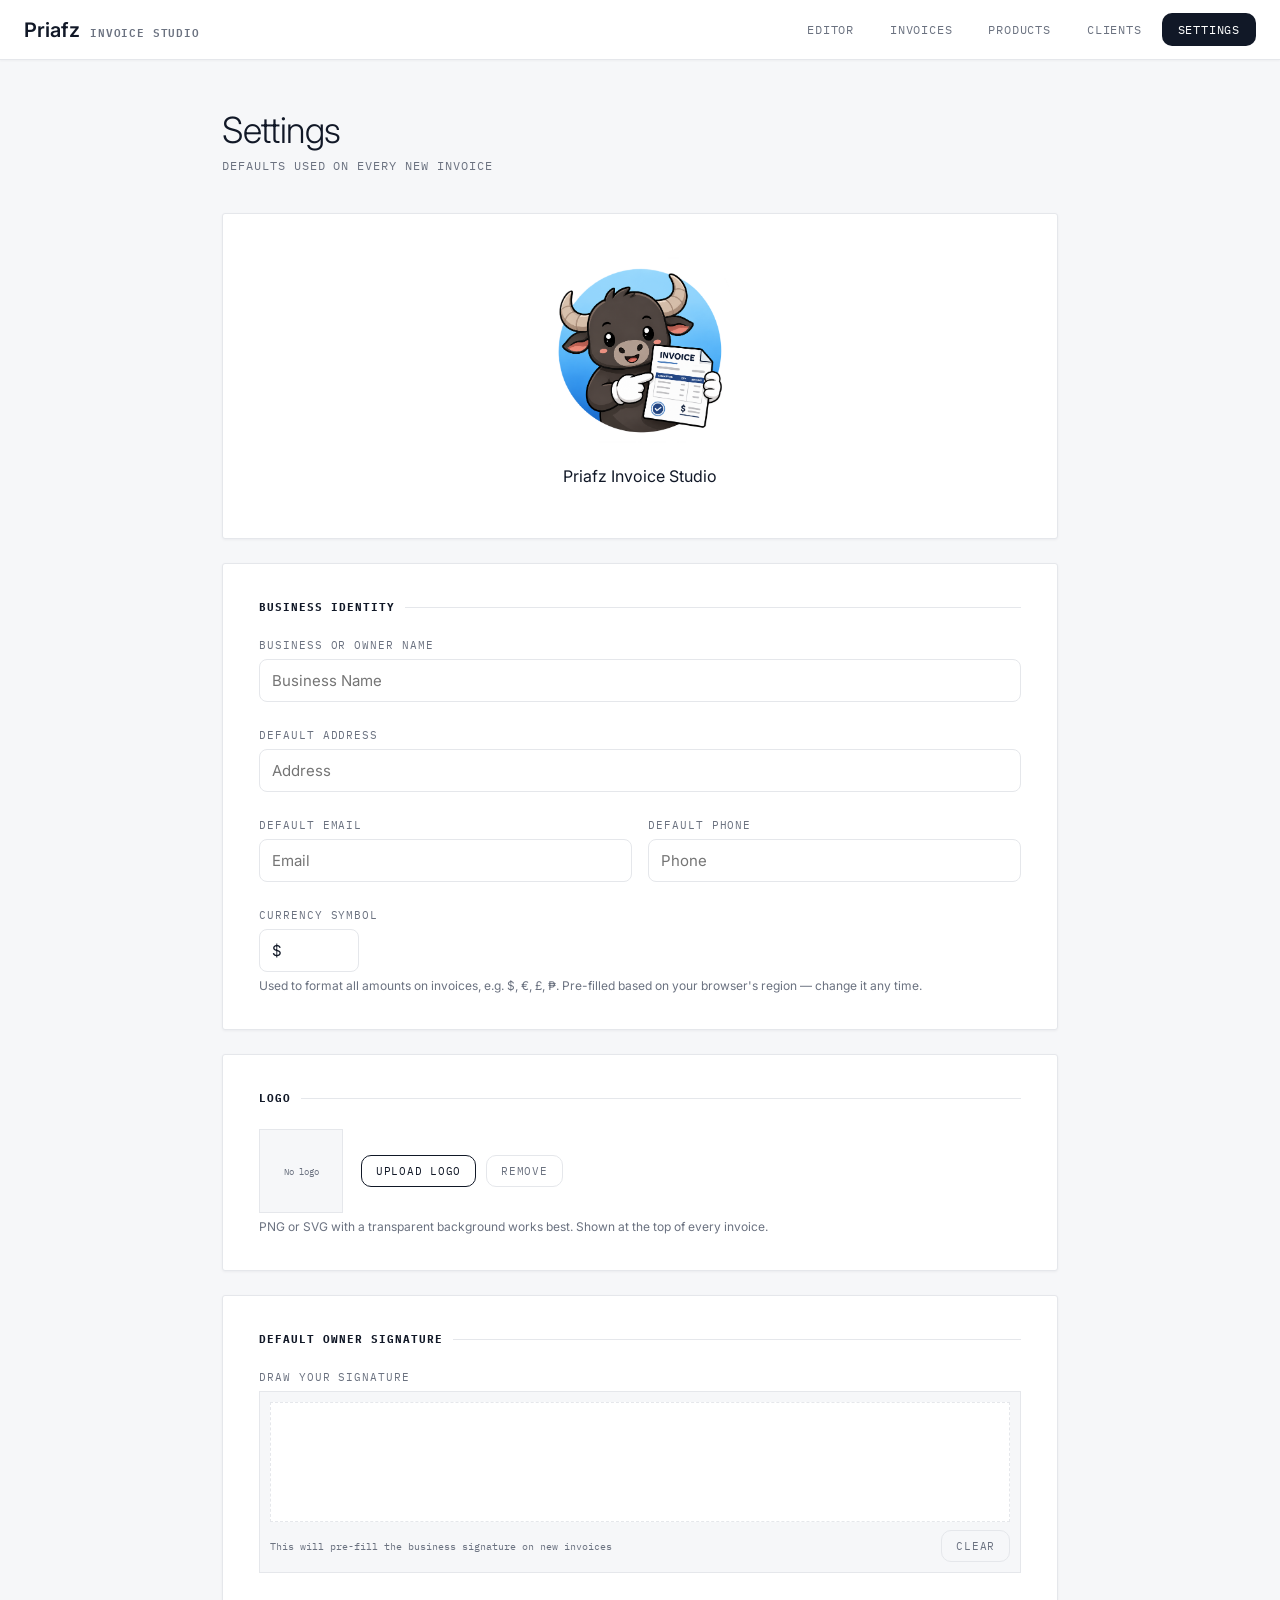
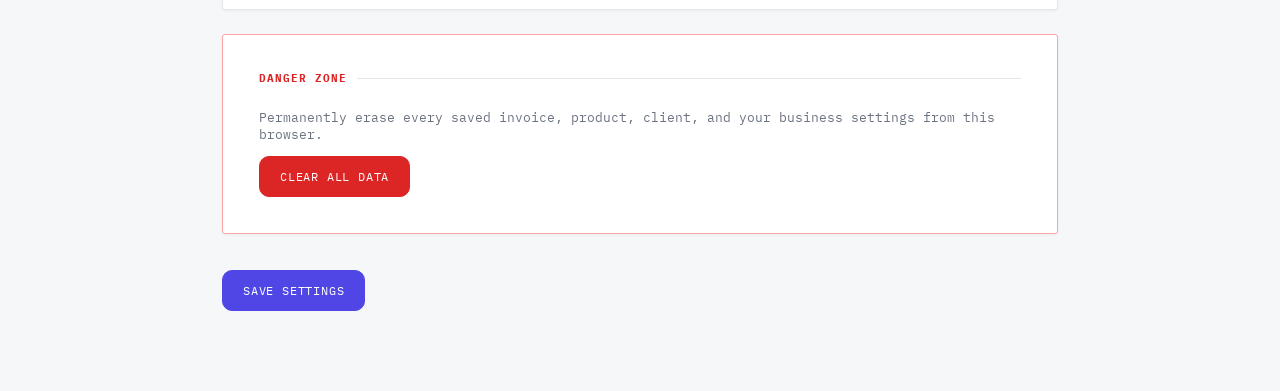
<file: settings.html>
<!DOCTYPE html>
<html lang="en">
<head>
<meta charset="UTF-8">
<meta name="viewport" content="width=device-width, initial-scale=1.0">
<title>Settings — Priafz Invoice Studio</title>
<link rel="preconnect" href="https://fonts.googleapis.com">
<link href="https://fonts.googleapis.com/css2?family=Fraunces:ital,opsz,wght@0,9..144,300;0,9..144,500;0,9..144,600;0,9..144,700&family=IBM+Plex+Mono:wght@400;500;600&family=Inter:wght@400;500;600&display=swap" rel="stylesheet">
<link rel="stylesheet" href="styles.css">
<link rel="manifest" href="manifest.json">
<meta name="theme-color" content="#4F46E5">
<meta name="mobile-web-app-capable" content="yes">
<meta name="apple-mobile-web-app-capable" content="yes">
<meta name="apple-mobile-web-app-status-bar-style" content="default">
<meta name="apple-mobile-web-app-title" content="Priafz">

<link rel="apple-touch-icon" sizes="57x57" href="./icons/apple-icon-57x57.png">
<link rel="apple-touch-icon" sizes="60x60" href="./icons/apple-icon-60x60.png">
<link rel="apple-touch-icon" sizes="72x72" href="./icons/apple-icon-72x72.png">
<link rel="apple-touch-icon" sizes="76x76" href="./icons/apple-icon-76x76.png">
<link rel="apple-touch-icon" sizes="114x114" href="./icons/apple-icon-114x114.png">
<link rel="apple-touch-icon" sizes="120x120" href="./icons/apple-icon-120x120.png">
<link rel="apple-touch-icon" sizes="144x144" href="./icons/apple-icon-144x144.png">
<link rel="apple-touch-icon" sizes="152x152" href="./icons/apple-icon-152x152.png">
<link rel="apple-touch-icon" sizes="180x180" href="./icons/apple-icon-180x180.png">
<link rel="icon" type="image/png" sizes="192x192"  href="./icons//android-icon-192x192.png">
<link rel="icon" type="image/png" sizes="32x32" href="./icons/favicon-32x32.png">
<link rel="icon" type="image/png" sizes="96x96" href="./icons/favicon-96x96.png">
<link rel="icon" type="image/png" sizes="16x16" href="./icons/favicon-16x16.png">
<link rel="manifest" href="./icons/manifest.json">

</head>
<body data-page="settings">

<div class="topnav">
  <div class="brand">Priafz <span class="mark">Invoice&nbsp;Studio</span></div>
  <nav>
    <a href="invoice.html">Editor</a>
    <a href="invoices.html">Invoices</a>
    <a href="products.html">Products</a>
    <a href="clients.html">Clients</a>
    <a href="settings.html" class="active">Settings</a>
  </nav>
</div>

<div class="wrap">
  <h1 class="page-title">Settings</h1>
  <div class="page-sub">Defaults used on every new invoice</div>
  
  <div class="card">
    <img src="./icons/logo.png" style="max-width: 200px; display: block; margin: 0 auto;"/ >
    <p style="text-align: center;">Priafz Invoice Studio</p>
  </div>


  <div class="card">
    <h3>Business identity</h3>
    <div class="field-group">
      <label for="businessName">Business or owner name</label>
      <input id="businessName" placeholder="Business Name">
    </div>
    <div class="field-group">
      <label for="address">Default address</label>
      <input id="address" placeholder="Address">
    </div>
    <div class="field-group field-row">
      <div>
        <label for="email">Default email</label>
        <input id="email" type="email" placeholder="Email">
      </div>
      <div>
        <label for="phone">Default phone</label>
        <input id="phone" type="tel" placeholder="Phone">
      </div>
    </div>
    <div class="field-group">
      <label for="currency">Currency symbol</label>
      <input id="currency" placeholder="$">
      <div class="hint">Used to format all amounts on invoices, e.g. $, €, £, ₱. Pre-filled based on your browser's region — change it any time.</div>
    </div>
  </div>

  <div class="card">
    <h3>Logo</h3>
    <div class="field-group">
      <div class="logo-row">
        <div class="logo-preview" id="logoPreview">No logo</div>
        <div class="logo-actions">
          <button class="btn btn-sm" id="logoUploadBtn" type="button">Upload logo</button>
          <button class="btn btn-ghost btn-sm" id="logoRemoveBtn" type="button">Remove</button>
        </div>
        <input type="file" id="logoInput" accept="image/*" style="display:none;">
      </div>
      <div class="hint">PNG or SVG with a transparent background works best. Shown at the top of every invoice.</div>
    </div>
  </div>

  <div class="card">
    <h3>Default owner signature</h3>
    <div class="field-group">
      <label>Draw your signature</label>
      <div class="sig-pad-wrap">
        <canvas class="sig-pad" id="sigOwner"></canvas>
        <div class="sig-actions">
          <span class="sig-hint">This will pre-fill the business signature on new invoices</span>
          <button class="btn btn-ghost btn-sm" id="sigClearBtn" type="button">Clear</button>
        </div>
      </div>
    </div>
  </div>

  <div class="card" id="installCard" style="display:none;">
    <h3>Install app</h3>
    <div class="field-group">
      <label style="text-transform:none; letter-spacing:0; font-size:13px; color:var(--ink-soft);">
        Install Priafz Invoice Studio on this device for quick access and offline use, just like a native app.
      </label>
      <button class="btn btn-stamp" id="installBtn" type="button" style="margin-top:6px;">Install app</button>
    </div>
  </div>
  <div class="card" id="installedCard" style="display:none;">
    <h3>Install app</h3>
    <div class="field-group">
      <label style="text-transform:none; letter-spacing:0; font-size:13px; color:var(--ink-soft);">
        This app is already installed on this device. 🎉
      </label>
    </div>
  </div>

  <div class="card" style="border-color:#FCA5A5;">
    <h3 style="color:#DC2626;">Danger zone</h3>
    <div class="field-group">
      <label style="text-transform:none; letter-spacing:0; font-size:13px; color:var(--ink-soft);">
        Permanently erase every saved invoice, product, client, and your business settings from this browser.
      </label>
      <button class="btn btn-danger" id="clearDataBtn" type="button" style="margin-top:6px;">Clear all data</button>
    </div>
  </div>

  <div class="actions">
    <button class="btn btn-stamp" id="saveBtn" type="button">Save settings</button>
  </div>
</div>

<div class="modal-overlay" id="clearModal">
  <div class="modal-box">
    <h3>Clear all data?</h3>
    <p>This permanently deletes all saved invoices, products, clients, and your business settings from this browser. This can't be undone.</p>
    <div class="modal-actions">
      <button class="btn btn-ghost" id="cancelClear" type="button">Cancel</button>
      <button class="btn btn-danger" id="confirmClear" type="button">Clear everything</button>
    </div>
  </div>
</div>

<script src="app-common.js"></script>
<script>
  // Fallback: if app-common.js didn't load (e.g. missing file, blocked request,
  // or this page was opened without the rest of the app folder), provide a
  // minimal built-in version of window.App so the page still works.
  if(!window.App){
    console.warn('app-common.js did not load — using built-in fallback.');
    window.App = (function(){
      function $(id){ return document.getElementById(id); }
      function showToast(message){
        let el = document.getElementById('appToast');
        if(!el){
          el = document.createElement('div');
          el.id = 'appToast';
          el.style.cssText = 'position:fixed;bottom:24px;left:50%;transform:translateX(-50%);background:#111827;color:#fff;padding:10px 18px;border-radius:8px;font-family:sans-serif;font-size:13px;z-index:2000;opacity:0;transition:opacity .2s;';
          document.body.appendChild(el);
        }
        el.textContent = message;
        el.style.opacity = '1';
        clearTimeout(window.__toastTimer);
        window.__toastTimer = setTimeout(() => { el.style.opacity = '0'; }, 3200);
      }
      function openModal(id){ const m = $(id); if(m) m.classList.add('open'); }
      function closeModal(id){ const m = $(id); if(m) m.classList.remove('open'); }
      function wireModal(modalId, cancelId, confirmId, onConfirm){
        const modal = $(modalId);
        if(!modal) return;
        $(cancelId).addEventListener('click', () => closeModal(modalId));
        modal.addEventListener('click', (e) => { if(e.target === modal) closeModal(modalId); });
        $(confirmId).addEventListener('click', () => { onConfirm(); closeModal(modalId); });
      }
      return { $, showToast, openModal, closeModal, wireModal };
    })();
  }
</script>
<script>
(function(){
  const { $, showToast, wireModal } = window.App;
  const STORAGE_KEY = 'ledger_settings_v1';
  let logoDataURL = '';
  let sigCtx = null, sigCanvas = null, sigDrawing = false, sigEmpty = true;

  function setupSigPad(){
    sigCanvas = $('sigOwner');
    const ratio = window.devicePixelRatio || 1;
    function resize(){
      const rect = sigCanvas.getBoundingClientRect();
      const prevData = !sigEmpty ? sigCanvas.toDataURL() : null;
      sigCanvas.width = rect.width * ratio;
      sigCanvas.height = rect.height * ratio;
      sigCtx = sigCanvas.getContext('2d');
      sigCtx.scale(ratio, ratio);
      sigCtx.lineWidth = 2;
      sigCtx.lineCap = 'round';
      sigCtx.strokeStyle = '#111827';
      if(prevData){
        const img = new Image();
        img.onload = () => sigCtx.drawImage(img, 0, 0, rect.width, rect.height);
        img.src = prevData;
      }
    }
    resize();
    window.addEventListener('resize', resize);

    function pos(e){
      const rect = sigCanvas.getBoundingClientRect();
      const t = e.touches ? e.touches[0] : e;
      return {x: t.clientX - rect.left, y: t.clientY - rect.top};
    }
    function start(e){ e.preventDefault(); sigDrawing = true; sigEmpty = false; const p = pos(e); sigCtx.beginPath(); sigCtx.moveTo(p.x, p.y); }
    function move(e){ if(!sigDrawing) return; e.preventDefault(); const p = pos(e); sigCtx.lineTo(p.x, p.y); sigCtx.stroke(); }
    function end(){ sigDrawing = false; }

    sigCanvas.addEventListener('mousedown', start);
    sigCanvas.addEventListener('mousemove', move);
    window.addEventListener('mouseup', end);
    sigCanvas.addEventListener('touchstart', start, {passive:false});
    sigCanvas.addEventListener('touchmove', move, {passive:false});
    sigCanvas.addEventListener('touchend', end);
  }
  function clearSig(){
    if(!sigCtx) return;
    sigCtx.clearRect(0, 0, sigCanvas.width, sigCanvas.height);
    sigEmpty = true;
  }
  function loadSig(dataURL){
    if(!sigCtx) return;
    sigEmpty = !dataURL;
    if(dataURL){
      const img = new Image();
      img.onload = () => {
        const rect = sigCanvas.getBoundingClientRect();
        sigCtx.drawImage(img, 0, 0, rect.width, rect.height);
      };
      img.src = dataURL;
    }
  }
  function getSigDataURL(){ return sigEmpty ? '' : sigCanvas.toDataURL('image/png'); }

  function updateLogoPreview(){
    const el = $('logoPreview');
    if(logoDataURL){
      el.innerHTML = `<img src="${logoDataURL}" alt="Logo">`;
    } else {
      el.innerHTML = 'No logo';
    }
  }

  // Guess a sensible default currency symbol from the browser's region, used only
  // the very first time someone opens Settings (before they've saved anything).
  function detectDefaultCurrency(){
    try{
      const locale = navigator.language || 'en-US';
      const region = locale.split('-')[1] || locale.split('_')[1] || 'US';
      const regionToCurrency = {
        US:'USD', GB:'GBP', CA:'CAD', AU:'AUD', NZ:'NZD', IN:'INR', PH:'PHP', JP:'JPY',
        CN:'CNY', SG:'SGD', HK:'HKD', DE:'EUR', FR:'EUR', ES:'EUR', IT:'EUR', NL:'EUR',
        IE:'EUR', PT:'EUR', AT:'EUR', BE:'EUR', FI:'EUR', GR:'EUR', LU:'EUR', BR:'BRL',
        MX:'MXN', ZA:'ZAR', AE:'AED', SA:'SAR', KR:'KRW', ID:'IDR', MY:'MYR', TH:'THB',
        VN:'VND', PK:'PKR', NG:'NGN', EG:'EGP', CH:'CHF', SE:'SEK', NO:'NOK', DK:'DKK',
        PL:'PLN', RU:'RUB', TR:'TRY',
      };
      const code = regionToCurrency[region.toUpperCase()] || 'USD';
      const symbol = (0).toLocaleString(locale, {
        style:'currency', currency: code, minimumFractionDigits:0, maximumFractionDigits:0
      }).replace(/[0-9\s.,]/g, '').trim();
      return symbol || '$';
    }catch(e){
      return '$';
    }
  }

  function load(){
    let s = null;
    try{ s = JSON.parse(localStorage.getItem(STORAGE_KEY)); }catch(e){ s = null; }
    const isFirstRun = !s;
    s = s || {};
    $('businessName').value = s.businessName || '';
    $('address').value = s.address || '';
    $('email').value = s.email || '';
    $('phone').value = s.phone || '';
    $('currency').value = s.currency || (isFirstRun ? detectDefaultCurrency() : '$');
    logoDataURL = s.logo || '';
    updateLogoPreview();
    setTimeout(() => loadSig(s.signature || ''), 0);
  }

  function save(){
    const data = {
      businessName: $('businessName').value,
      address: $('address').value,
      email: $('email').value,
      phone: $('phone').value,
      currency: $('currency').value || '$',
      logo: logoDataURL,
      signature: getSigDataURL(),
    };
    localStorage.setItem(STORAGE_KEY, JSON.stringify(data));
    showToast('Settings saved.');
  }

  $('logoUploadBtn').addEventListener('click', () => $('logoInput').click());
  $('logoInput').addEventListener('change', (e) => {
    const file = e.target.files[0];
    if(!file) return;
    const reader = new FileReader();
    reader.onload = () => { logoDataURL = reader.result; updateLogoPreview(); };
    reader.readAsDataURL(file);
    e.target.value = '';
  });
  $('logoRemoveBtn').addEventListener('click', () => { logoDataURL = ''; updateLogoPreview(); });
  $('sigClearBtn').addEventListener('click', clearSig);
  $('saveBtn').addEventListener('click', save);

  $('clearDataBtn').addEventListener('click', () => window.App.openModal('clearModal'));
  wireModal('clearModal', 'cancelClear', 'confirmClear', () => {
    ['ledger_invoices_v1','ledger_products_v1','ledger_clients_v1','ledger_settings_v1'].forEach(k => localStorage.removeItem(k));
    window.location.reload();
  });

  setupSigPad();
  load();

  // ---------- Install app ----------
  let deferredPrompt = null;

  function isStandalone(){
    return window.matchMedia('(display-mode: standalone)').matches || window.navigator.standalone === true;
  }

  if(isStandalone()){
    $('installedCard').style.display = '';
  }

  window.addEventListener('beforeinstallprompt', (e) => {
    e.preventDefault();
    deferredPrompt = e;
    if(!isStandalone()) $('installCard').style.display = '';
  });

  const installBtnEl = $('installBtn');
  if(installBtnEl){
    installBtnEl.addEventListener('click', async () => {
      if(!deferredPrompt) return;
      deferredPrompt.prompt();
      const { outcome } = await deferredPrompt.userChoice;
      deferredPrompt = null;
      $('installCard').style.display = 'none';
      if(outcome === 'accepted'){
        showToast('App installed.');
      }
    });
  }

  window.addEventListener('appinstalled', () => {
    $('installCard').style.display = 'none';
    $('installedCard').style.display = '';
    showToast('App installed.');
  });
})();
</script>

<script>
if ('serviceWorker' in navigator) {
  window.addEventListener('load', () => {
    navigator.serviceWorker.register('sw.js').catch(() => {});
  });
}
</script>
</body>
</html>
</file>
<file: styles.css>
/* ============================================
   Priafz Invoice Studio
   Compiled stylesheet (shared across all pages)
   ============================================ */
/* ---------- global: modal ---------- */
.modal-overlay{display:none; position:fixed; inset:0; background:rgba(17,24,39,0.45); align-items:center; justify-content:center; z-index:1000; padding:20px;}
.modal-overlay.open{display:flex;}
.modal-box{background:var(--paper, #FFFFFF); border-radius:14px; padding:28px; max-width:380px; width:100%; box-shadow:0 20px 50px rgba(17,24,39,0.25);}
.modal-box h3{font-family:'Inter',sans-serif; font-size:18px; font-weight:600; margin:0 0 10px; color:var(--ink, #111827);}
.modal-box p{font-size:13.5px; color:var(--ink-soft, #6B7280); line-height:1.6; margin:0 0 22px;}
.modal-actions{display:flex; gap:10px; justify-content:flex-end;}
.modal-actions .btn{flex:0 0 auto;}
.btn-danger{border:1.5px solid #DC2626 !important; background:#DC2626 !important; color:#FFFFFF !important;}
.btn-danger:hover{background:#B91C1C !important; border-color:#B91C1C !important;}
/* ---------- global: toast ---------- */
.app-toast{position:fixed; left:50%; bottom:28px; transform:translate(-50%, 16px); background:var(--ink, #111827); color:#FFFFFF; font-family:'Inter',sans-serif; font-size:13.5px; font-weight:500; padding:12px 20px; border-radius:10px; box-shadow:0 10px 30px rgba(17,24,39,0.25); opacity:0; pointer-events:none; transition:opacity .2s ease, transform .2s ease; z-index:2000; max-width:90vw;}
.app-toast.error{background:#DC2626;}
.app-toast.show{opacity:1; transform:translate(-50%, 0);}
@media (max-width: 600px){
.app-toast{bottom:16px; font-size:13px; padding:11px 16px;}
}
/* ---------- shared components (deduplicated across pages) ---------- */
body{background:var(--paper-dim); color:var(--ink); font-family:'Inter',sans-serif; min-height:100vh;}
.topnav{display:flex; align-items:center; justify-content:space-between; background:var(--paper); border-bottom:1px solid var(--line); box-shadow:0 1px 2px rgba(17,24,39,0.04); padding:0 24px; height:60px; position:sticky; top:0; z-index:50; flex-wrap:wrap; gap:10px;}
.topnav .brand{font-family:'Inter',sans-serif; font-weight:600; font-size:20px; display:flex; align-items:baseline; gap:10px;}
.topnav .brand .mark{font-family:'IBM Plex Mono',monospace; font-size:10.5px; color:var(--ink-soft); text-transform:uppercase; letter-spacing:0.08em;}
.topnav nav{display:flex; gap:4px;}
.topnav nav a{font-family:'IBM Plex Mono',monospace; font-size:11.5px; text-transform:uppercase; letter-spacing:0.07em; color:var(--ink-soft); text-decoration:none; padding:9px 16px; border-radius:var(--radius); transition:all .15s ease;}
.topnav nav a:hover{color:var(--ink); background:var(--paper-dim);}
.topnav nav a.active{color:var(--paper); background:var(--ink);}
.field-row > *{flex:1;}
.btn:hover{background:var(--ink); color:var(--paper);}
.btn-stamp:hover{background:#4338CA; border-color:#4338CA;}
.btn-ghost{border-color:var(--line); color:var(--ink-soft);}
.sig-actions{display:flex; justify-content:space-between; align-items:center; margin-top:8px;}
.sig-hint{font-family:'IBM Plex Mono',monospace; font-size:10px; color:var(--ink-soft);}
.logo-preview img{width:100%; height:100%; object-fit:contain;}
.preview-wrap{padding:48px; display:flex; justify-content:center; align-items:flex-start;}
.sheet{width:100%; max-width:760px; background:var(--paper); box-shadow: 0 1px 3px rgba(17,24,39,0.06), 0 12px 32px rgba(17,24,39,0.08); border-radius:3px; padding:64px 60px; position:relative; min-height:900px; overflow:hidden;}
.sheet[data-template="ledger"] .sheet-head{display:flex; justify-content:space-between; align-items:flex-start; border-bottom:2px solid var(--ink); padding-bottom:28px; margin-bottom:32px;}
.sheet[data-template="ledger"] .sheet-head h2{font-family:'Inter',sans-serif; font-weight:300; font-size:44px; letter-spacing:-0.02em; margin:0 0 6px;}
.sheet[data-template="ledger"] .status-stamp{display:inline-block; border:2.5px solid #DC2626; color:#DC2626; font-family:'IBM Plex Mono',monospace; font-weight:600; font-size:12px; letter-spacing:0.14em; text-transform:uppercase; padding:5px 12px; transform:rotate(-3deg); margin-top:10px; border-radius:3px;position: absolute; right: 50px; top: 100px;}
.sheet[data-template="ledger"] .status-stamp.paid{border-color:var(--teal); color:var(--teal);}
.sheet[data-template="ledger"] .status-stamp.blank{display:none;}
.sheet[data-template="minimal"]{padding:64px 64px;}
.sheet[data-template="minimal"] .sheet-head{display:flex; justify-content:space-between; align-items:flex-start; border-bottom:1px solid var(--line); padding-bottom:24px; margin-bottom:36px;}
.sheet[data-template="minimal"] .sheet-head h2{font-family:'Inter',sans-serif; font-weight:600; font-size:22px; letter-spacing:0.08em; text-transform:uppercase; margin:0 0 10px;}
.sheet[data-template="minimal"] .status-stamp{display:inline-block; border:none; color:#DC2626; font-family:'IBM Plex Mono',monospace; font-weight:600; font-size:11px; letter-spacing:0.1em; text-transform:uppercase; padding:4px 0; border-bottom:2px solid #DC2626;}
.sheet[data-template="minimal"] .status-stamp.paid{color:var(--teal); border-color:var(--teal);}
.sheet[data-template="minimal"] .status-stamp.blank{display:none;}
.sheet[data-template="minimal"] table.items thead th{border-bottom:1px solid var(--ink);}
.sheet[data-template="minimal"] .totals-row.grand{border-top:1px solid var(--ink);}
.sheet[data-template="bold"]{padding:0 0 60px;}
.sheet[data-template="bold"] .sheet-head{display:flex; justify-content:space-between; align-items:flex-start; background:var(--ink); color:var(--paper); padding:44px 56px; margin-bottom:36px;}
.sheet[data-template="bold"] .sheet-head h2{font-family:'Inter',sans-serif; font-weight:600; font-size:38px; letter-spacing:-0.01em; margin:0 0 6px; color:var(--paper);}
.sheet[data-template="bold"] .from-name{color:var(--paper);}
.sheet[data-template="bold"] .from-meta{color:#C7D2FE;}
.sheet[data-template="bold"] .stamp-box .num{color:#C7D2FE;}
.sheet[data-template="bold"] .stamp-box .num b{color:var(--paper);}
.sheet[data-template="bold"] .status-stamp{display:inline-block; background:#DC2626; color:var(--paper); border:none; font-family:'IBM Plex Mono',monospace; font-weight:600; font-size:11px; letter-spacing:0.1em; text-transform:uppercase; padding:6px 14px; margin-top:10px; border-radius:6px;}
.sheet[data-template="bold"] .status-stamp.paid{background:var(--teal);}
.sheet[data-template="bold"] .status-stamp.blank{display:none;}
.sheet[data-template="bold"] .sheet-body{padding:0 56px;}
.sheet[data-template="bold"] table.items thead th{border-bottom:2px solid var(--ink);}
.sheet[data-template="bold"] .totals-row.grand{color:var(--stamp);}
.from-name{font-family:'Inter',sans-serif; font-weight:600; font-size:16px;}
.head-left{display:flex; gap:14px; align-items:flex-start;}
.logo-box{width:54px; height:54px; flex-shrink:0; object-fit:contain; display:none;}
.logo-box.show{display:block;}
.stamp-box{text-align:right; font-family:'IBM Plex Mono',monospace;}
.stamp-box .num{font-size:13px; color:var(--ink-soft);}
.stamp-box .num b{color:var(--ink); font-weight:600;}
.meta-grid{display:grid; grid-template-columns:1fr 1fr; gap:24px; margin-bottom:36px;}
.meta-grid .label{font-family:'IBM Plex Mono',monospace; font-size:10px; text-transform:uppercase; letter-spacing:0.09em; color:var(--ink-soft); margin-bottom:4px;}
.meta-grid .value{font-size:14px;}
table.items{width:100%; border-collapse:collapse; margin-bottom:8px;}
table.items thead th{font-family:'IBM Plex Mono',monospace; font-size:10.5px; text-transform:uppercase; letter-spacing:0.08em; color:var(--ink-soft); text-align:left; padding-bottom:8px;}
table.items tbody td{padding:12px 0; border-bottom:1px solid var(--line); font-size:14px; vertical-align:top;}
.item-desc-name{font-weight:500;}
.totals{margin-left:auto; width:280px; margin-top:20px;}
.totals-row{display:flex; justify-content:space-between; font-size:13.5px; padding:7px 0; color:var(--ink-soft);}
.totals-row.grand{margin-top:6px; padding-top:14px; color:var(--ink); font-family:'Inter',sans-serif; font-size:24px; font-weight:600;}
.totals-row.grand span:first-child{font-family:'IBM Plex Mono',monospace; font-size:11px; text-transform:uppercase; letter-spacing:0.08em; align-self:center;}
.notes-block{margin-top:48px; padding-top:20px; border-top:1px dashed var(--line); font-size:13px; color:var(--ink-soft); white-space:pre-line; line-height:1.6;}
.notes-block .label{font-family:'IBM Plex Mono',monospace; font-size:10px; text-transform:uppercase; letter-spacing:0.09em; color:var(--ink); margin-bottom:6px;}
.sign-grid{display:grid; grid-template-columns:1fr 1fr; gap:40px; margin-top:56px;}
.sign-box{padding-top:8px;}
.sign-box img{max-height:56px; max-width:100%; margin-bottom:4px; display:block;}
.sign-box .placeholder{height:56px;}
.sign-box .sign-label{border-top:1px solid var(--ink); font-family:'IBM Plex Mono',monospace; font-size:10px; text-transform:uppercase; letter-spacing:0.08em; color:var(--ink-soft);}
.sign-box .sign-name{font-family:'Inter',sans-serif; font-size:14px; margin-top:2px;}
.footer-mark{position:absolute; bottom:28px; right:60px; font-family:'IBM Plex Mono',monospace; font-size:10px; color:var(--line); letter-spacing:0.08em;}
h1.page-title{font-family:'Inter',sans-serif; font-weight:300; font-size:36px; letter-spacing:-0.01em; margin:0 0 6px;}
.empty-state a{color:var(--stamp);}
.card h3::after{content:''; flex:1; height:1px; background:var(--line);}
.add-form{display:grid; grid-template-columns:1.4fr 1fr 0.9fr auto; gap:16px; align-items:end;}
.csv-toolbar{display:flex; gap:10px; margin-bottom:20px; justify-content:flex-end; flex-wrap:wrap;}
body[data-page="clients"] .add-form-clients{grid-template-columns:1fr 1fr;}
body[data-page="clients"] .add-form-clients .full{grid-column:1 / -1;}
table.catalog{width:100%; border-collapse:collapse;}
table.catalog thead th{font-family:'IBM Plex Mono',monospace; font-size:10px; text-transform:uppercase; letter-spacing:0.08em; color:var(--ink-soft); text-align:left; padding-bottom:10px; border-bottom:1.5px solid var(--ink);}
table.catalog thead th.num{text-align:right;}
table.catalog tbody td{padding:14px 8px 14px 0; border-bottom:1px solid var(--line); font-size:14px; vertical-align:top;}
table.catalog tbody td.num{text-align:right; font-family:'IBM Plex Mono',monospace; white-space:nowrap;}
table.catalog tbody td.actions-cell{text-align:right; white-space:nowrap;}
.p-name{font-weight:500;}
.p-desc{font-size:12px; color:var(--ink-soft); margin-top:3px;}
.icon-btn{background:none; border:none; cursor:pointer; font-family:'IBM Plex Mono',monospace; font-size:12px; color:var(--ink-soft); padding:4px 6px; text-decoration:none; display:inline-block;}
.icon-btn:hover{color:var(--ink);}
.icon-btn.danger:hover{color:var(--stamp);}
tr.editing td{padding-top:10px; padding-bottom:10px;}
tr.editing input{font-size:13.5px; padding:6px 2px;}
@media (max-width: 980px){
.sheet{padding:36px 24px;}
.sheet[data-template="bold"] .sheet-head{padding:32px 24px;}
.sheet[data-template="bold"] .sheet-body{padding:0 24px;}
.sheet-head{flex-direction:column; gap:20px;}
.stamp-box{text-align:left;}
.meta-grid{grid-template-columns:1fr;}
.sign-grid{grid-template-columns:1fr 1fr;}
.preview-wrap{padding:24px 16px;}
}
@media (max-width: 640px){
.topnav nav a{padding:8px 12px; font-size:10.5px; white-space:nowrap;}
.sheet{padding:28px 18px;}
.sheet-head h2{font-size:32px !important;}
}
@media (max-width: 600px){
.topnav{padding:8px 16px; height:auto; min-height:56px;}
.topnav nav{width:100%; overflow-x:auto; -webkit-overflow-scrolling:touch;}
.topnav nav a{padding:9px 10px; font-size:10.5px; white-space:nowrap;}
.wrap{padding:28px 16px 60px;}
.card{padding:20px; border-radius:12px;}
}
@media (max-width: 720px){
.add-form{grid-template-columns:1fr 1fr;}
.add-form .full{grid-column:1 / -1;}
}
@media (max-width: 600px){
body[data-page="clients"] .add-form-clients{grid-template-columns:1fr;}
}
/* ---------- invoice.html ---------- */
:root{--paper:#FFFFFF; --paper-dim:#F6F7F9; --ink:#111827; --ink-soft:#6B7280; --line:#E5E7EB; --stamp:#4F46E5; --teal:#059669; --radius:10px;}
*{box-sizing:border-box;}
html,body{margin:0;padding:0;}
::selection{background:var(--stamp);color:var(--paper);}
body[data-page="invoice"] .app{display:grid; grid-template-columns: 420px 1fr; min-height:calc(100vh - 60px);}
@media (max-width: 980px){
body[data-page="invoice"] .app{grid-template-columns: 1fr;}
}
body[data-page="invoice"] .control{background:var(--paper); border-right:1px solid var(--line); padding:32px 32px 60px; overflow-y:auto;}
@media (max-width: 980px){
body[data-page="invoice"] .control{max-height:none; overflow-y:visible; border-right:none; border-bottom:1px solid var(--line); padding:24px 20px 40px;}
}
body[data-page="invoice"] .field-group{margin-bottom:22px;}
body[data-page="invoice"] .field-row{display:flex; gap:12px;}
body[data-page="invoice"] label{display:block; font-family:'IBM Plex Mono',monospace; font-size:10.5px; text-transform:uppercase; letter-spacing:0.09em; color:var(--ink-soft); margin-bottom:6px;}
body[data-page="invoice"] input, body[data-page="invoice"] textarea, body[data-page="invoice"] select{width:100%; font-family:'Inter',sans-serif; font-size:14px; color:var(--ink); background:var(--paper); border:1px solid var(--line); border-radius:8px; padding:10px 12px; outline:none; transition:border-color .15s ease, box-shadow .15s ease;}
body[data-page="invoice"] select{cursor:pointer;}
body[data-page="invoice"] input:focus, body[data-page="invoice"] textarea:focus, body[data-page="invoice"] select:focus{border-color:var(--stamp); box-shadow:0 0 0 3px rgba(79,70,229,0.12);}
body[data-page="invoice"] textarea{resize:vertical; min-height:44px; font-family:'Inter',sans-serif;}
body[data-page="invoice"] .checkbox-label{display:flex; align-items:center; gap:10px; cursor:pointer; font-family:'Inter',sans-serif; font-size:13.5px; color:var(--ink); text-transform:none; letter-spacing:normal;}
body[data-page="invoice"] .checkbox-label input[type="checkbox"]{width:16px; height:16px; accent-color:var(--stamp); cursor:pointer; flex-shrink:0;}
body[data-page="invoice"] #signatureFields{transition:opacity .15s ease;}
body[data-page="invoice"] #signatureFields.hidden-section{display:none;}
body[data-page="invoice"] .section-label{font-family:'IBM Plex Mono',monospace; font-size:11px; text-transform:uppercase; letter-spacing:0.09em; color:var(--ink); margin:32px 0 14px; display:flex; align-items:center; gap:10px;}
body[data-page="invoice"] .section-label:first-child{margin-top:0;}
body[data-page="invoice"] .section-label::after{content:''; flex:1; height:1px; background:var(--line);}
body[data-page="invoice"] .line-item{border:1px solid var(--line); border-radius:14px; padding:14px; margin-bottom:10px; position:relative; background:var(--paper);}
body[data-page="invoice"] .line-item .field-row{margin-bottom:10px;}
body[data-page="invoice"] .line-item .field-row:last-child{margin-bottom:0;}
body[data-page="invoice"] .remove-line{position:absolute; top:8px; right:8px; background:none; border:none; color:var(--ink-soft); font-size:16px; cursor:pointer; line-height:1; padding:4px; font-family:'IBM Plex Mono',monospace;}
body[data-page="invoice"] .remove-line:hover{color:var(--stamp);}
body[data-page="invoice"] .btn{font-family:'IBM Plex Mono',monospace; font-size:11.5px; text-transform:uppercase; letter-spacing:0.07em; padding:10px 16px; border:1.5px solid var(--ink); background:transparent; color:var(--ink); cursor:pointer; transition:all .15s ease; border-radius:var(--radius);}
body[data-page="invoice"] .btn-add{width:100%; border-style:dashed; margin-top:2px;}
body[data-page="invoice"] .btn-stamp{background:var(--stamp); border-color:var(--stamp); color:var(--paper); width:100%; padding:13px; font-size:12.5px; margin-top:28px;}
body[data-page="invoice"] .btn-ghost:hover{background:var(--ink-soft); border-color:var(--ink-soft);}
body[data-page="invoice"] .btn-sm{padding:6px 10px; font-size:10px;}
body[data-page="invoice"] .action-row{display:flex; gap:10px; margin-top:10px;}
body[data-page="invoice"] .action-row .btn{flex:1;}
body[data-page="invoice"] .saved-list{display:flex; flex-direction:column; gap:6px; max-height:260px; overflow-y:auto;}
body[data-page="invoice"] .saved-item{display:flex; justify-content:space-between; align-items:center; padding:9px 10px; border:1px solid var(--line); border-radius:14px; font-family:'IBM Plex Mono',monospace; font-size:12px; cursor:pointer; background:var(--paper); gap:8px;}
body[data-page="invoice"] .saved-item:hover{border-color:var(--ink);}
body[data-page="invoice"] .saved-item .del, body[data-page="invoice"] .saved-item .print-link{color:var(--ink-soft); cursor:pointer; padding:0 4px; white-space:nowrap;}
body[data-page="invoice"] .saved-item .del:hover{color:var(--stamp);}
body[data-page="invoice"] .saved-item .print-link:hover{color:var(--ink);}
body[data-page="invoice"] .saved-item .meta{color:var(--ink-soft); font-size:11px; display:flex; align-items:center; gap:8px; white-space:nowrap;}
body[data-page="invoice"] .empty-note{font-family:'IBM Plex Mono',monospace; font-size:11.5px; color:var(--ink-soft); font-style:italic;}
/* signature pads */
body[data-page="invoice"] .sig-pad-wrap{border:1px solid var(--line); background:var(--paper); padding:10px;}
body[data-page="invoice"] canvas.sig-pad{width:100%; height:100px; background:var(--paper-dim); border:1px dashed var(--line); display:block; touch-action:none; cursor:crosshair;}
/* template & logo controls */
body[data-page="invoice"] .template-options{display:flex; gap:8px;}
body[data-page="invoice"] .template-swatch{flex:1; border:1.5px solid var(--line); padding:10px 6px; text-align:center; font-family:'IBM Plex Mono',monospace; font-size:10px; text-transform:uppercase; letter-spacing:0.06em; cursor:pointer; color:var(--ink-soft); background:var(--paper);}
body[data-page="invoice"] .template-swatch.active{border-color:var(--stamp); color:var(--stamp); background:#fdf1ea;}
body[data-page="invoice"] .logo-upload-row{display:flex; align-items:center; gap:12px;}
body[data-page="invoice"] .logo-preview{width:56px; height:56px; border:1px solid var(--line); background:var(--paper-dim); display:flex; align-items:center; justify-content:center; overflow:hidden; font-family:'IBM Plex Mono',monospace; font-size:9px; color:var(--ink-soft); text-align:center; flex-shrink:0;}
body[data-page="invoice"] .settings-note{font-family:'IBM Plex Mono',monospace; font-size:11px; color:var(--ink-soft); background:var(--paper-dim); border:1px dashed var(--line); padding:10px 12px; margin-bottom:20px; line-height:1.5;}
body[data-page="invoice"] .settings-note a{color:var(--stamp);}
/* ===== Template: Ledger (default) ===== */
/* ===== Template: Minimal ===== */
/* ===== Template: Bold ===== */
/* shared preview internals */
body[data-page="invoice"] .from-meta, body[data-page="invoice"] .to-block{font-size:13px; color:var(--ink-soft); line-height:1.6;}
body[data-page="invoice"] table.items thead th.num, body[data-page="invoice"] table.items td.num{text-align:right;}
@media (max-width: 640px){
body[data-page="invoice"] .topnav{padding:0 16px; height:auto; min-height:56px; padding-top:8px; padding-bottom:8px;}
body[data-page="invoice"] .topnav nav{width:100%; justify-content:flex-start; overflow-x:auto; -webkit-overflow-scrolling:touch;}
body[data-page="invoice"] .field-row{flex-direction:column; gap:16px;}
body[data-page="invoice"] .action-row{flex-direction:column;}
}
::-webkit-scrollbar{width:8px;}
::-webkit-scrollbar-track{background:transparent;}
::-webkit-scrollbar-thumb{background:var(--line); border-radius:4px;}
:focus-visible{outline:2px solid var(--stamp); outline-offset:2px;}
@media (prefers-reduced-motion: reduce){
*{transition:none !important;}
}
/* ---------- invoices.html ---------- */
body[data-page="invoices"] .wrap{max-width:900px; margin:0 auto; padding:48px 32px 80px;}
body[data-page="invoices"] .page-top{display:flex; align-items:flex-end; justify-content:space-between; margin-bottom:28px; gap:20px; flex-wrap:wrap;}
body[data-page="invoices"] .page-top .action-row{display:flex; gap:10px; margin:0;}
body[data-page="invoices"] .page-sub{font-family:'IBM Plex Mono',monospace; font-size:12px; color:var(--ink-soft); text-transform:uppercase; letter-spacing:0.08em;}
body[data-page="invoices"] .btn{font-family:'IBM Plex Mono',monospace; font-size:11.5px; text-transform:uppercase; letter-spacing:0.07em; padding:11px 18px; border:1.5px solid var(--ink); background:transparent; color:var(--ink); cursor:pointer; transition:all .15s ease; border-radius:var(--radius); text-decoration:none; display:inline-block;}
body[data-page="invoices"] .btn-stamp{background:var(--stamp); border-color:var(--stamp); color:var(--paper);}
body[data-page="invoices"] .btn-sm{padding:6px 12px; font-size:10.5px;}
body[data-page="invoices"] .btn-ghost:hover{background:var(--ink-soft); border-color:var(--ink-soft); color:var(--paper);}
body[data-page="invoices"] .search-row{margin-bottom:20px;}
body[data-page="invoices"] input#searchInput{width:100%; max-width:340px; font-family:'Inter',sans-serif; font-size:13.5px; color:var(--ink); background:var(--paper); border:1px solid var(--line); border-radius:8px; padding:10px 12px; outline:none; transition:border-color .15s ease, box-shadow .15s ease;}
body[data-page="invoices"] input#searchInput:focus{border-color:var(--stamp); box-shadow:0 0 0 3px rgba(79,70,229,0.12);}
body[data-page="invoices"] table.invoices{width:100%; border-collapse:separate; border-spacing:0; background:var(--paper); border:1px solid var(--line); border-radius:3px; overflow:hidden; box-shadow:0 1px 3px rgba(17,24,39,0.05);}
body[data-page="invoices"] table.invoices thead th{font-family:'IBM Plex Mono',monospace; font-size:10px; text-transform:uppercase; letter-spacing:0.08em; color:var(--ink-soft); text-align:left; padding:14px 16px; border-bottom:2px solid var(--ink);}
body[data-page="invoices"] table.invoices thead th.num{text-align:right;}
body[data-page="invoices"] table.invoices tbody td{padding:14px 16px; border-bottom:1px solid var(--line); font-size:13.5px; vertical-align:middle;}
body[data-page="invoices"] table.invoices tbody tr:last-child td{border-bottom:none;}
body[data-page="invoices"] table.invoices tbody tr:hover{background:var(--paper-dim);}
body[data-page="invoices"] table.invoices td.num{text-align:right; font-family:'IBM Plex Mono',monospace;}
body[data-page="invoices"] .inv-num{font-family:'IBM Plex Mono',monospace; color:var(--ink-soft); font-size:12px;}
body[data-page="invoices"] .inv-client{font-weight:500;}
body[data-page="invoices"] .status-pill{display:inline-block; font-family:'IBM Plex Mono',monospace; font-size:10px; text-transform:uppercase; letter-spacing:0.07em; padding:4px 10px; border-radius:20px; border:1px solid var(--line); color:var(--ink-soft);}
body[data-page="invoices"] .status-pill.due{border-color:#DC2626; color:#DC2626;}
body[data-page="invoices"] .status-pill.paid{border-color:var(--teal); color:var(--teal);}
body[data-page="invoices"] .status-pill.blank{opacity:0.5;}
body[data-page="invoices"] .row-actions{display:flex; gap:8px; justify-content:flex-end; flex-wrap:wrap;}
body[data-page="invoices"] .empty-state{max-width:420px; margin:60px auto; text-align:center; font-family:'IBM Plex Mono',monospace; color:var(--ink-soft); font-size:13px; line-height:1.7;}
@media (max-width: 760px){
body[data-page="invoices"] .page-top{flex-direction:column; align-items:flex-start;}
body[data-page="invoices"] .page-top .action-row{width:100%; flex-wrap:wrap;}
body[data-page="invoices"] .page-top .btn{width:100%; text-align:center;}
body[data-page="invoices"] .wrap{padding:32px 16px 60px;}
body[data-page="invoices"] table.invoices thead{display:none;}
body[data-page="invoices"] table.invoices, body[data-page="invoices"] table.invoices tbody, body[data-page="invoices"] table.invoices tr, body[data-page="invoices"] table.invoices td{display:block; width:100%;}
body[data-page="invoices"] table.invoices tbody tr{padding:14px 16px; border-bottom:1px solid var(--line);}
body[data-page="invoices"] table.invoices tbody td{padding:4px 0; border-bottom:none;}
body[data-page="invoices"] table.invoices td.num{text-align:left;}
body[data-page="invoices"] .row-actions{justify-content:flex-start; margin-top:8px;}
}
@media (max-width: 640px){
body[data-page="invoices"] .topnav{padding:8px 16px; height:auto; min-height:56px;}
body[data-page="invoices"] .topnav nav{width:100%; overflow-x:auto; -webkit-overflow-scrolling:touch;}
body[data-page="invoices"] .topnav nav a{padding:8px 12px; font-size:10.5px; white-space:nowrap;}
}
/* ---------- print.html ---------- */
body[data-page="print"] .toolbar{display:flex; align-items:center; justify-content:center; gap:14px; padding:20px 32px; background:var(--paper); border-bottom:1px solid var(--line);}
body[data-page="print"] select#invoiceSelect{font-family:'IBM Plex Mono',monospace; font-size:12px; color:var(--ink); background:var(--paper); border:1px solid var(--line); border-radius:8px; padding:9px 12px; outline:none; min-width:260px; cursor:pointer; transition:border-color .15s ease, box-shadow .15s ease;}
body[data-page="print"] select#invoiceSelect:focus{border-color:var(--stamp); box-shadow:0 0 0 3px rgba(79,70,229,0.12);}
body[data-page="print"] .btn{font-family:'IBM Plex Mono',monospace; font-size:11.5px; text-transform:uppercase; letter-spacing:0.07em; padding:10px 18px; border:1.5px solid var(--ink); background:transparent; color:var(--ink); cursor:pointer; transition:all .15s ease; border-radius:var(--radius);}
body[data-page="print"] .btn-stamp{background:var(--stamp); border-color:var(--stamp); color:var(--paper);}
body[data-page="print"] .from-meta, body[data-page="print"] .to-block{font-size:13px; color:var(--ink-soft); line-height:1.6;}
body[data-page="print"] table.items thead th.num, body[data-page="print"] table.items td.num{text-align:right;}
body[data-page="print"] .empty-state{max-width:420px; margin:80px auto; text-align:center; font-family:'IBM Plex Mono',monospace; color:var(--ink-soft); font-size:13px; line-height:1.7;}
@media print{
body[data-page="print"] .topnav, body[data-page="print"] .toolbar{display:none !important;}
body[data-page="print"] .preview-wrap{padding:0;}
body[data-page="print"] .sheet{box-shadow:none; border-radius:0; max-width:100%;}
body[data-page="print"]{background:var(--paper);}
}
@media (max-width: 980px){
body[data-page="print"] .toolbar{flex-direction:column; gap:10px;}
body[data-page="print"] select#invoiceSelect{width:100%;}
}
@media (max-width: 640px){
body[data-page="print"] .topnav{padding:8px 16px; height:auto; min-height:56px;}
body[data-page="print"] .topnav nav{width:100%; overflow-x:auto; -webkit-overflow-scrolling:touch;}
}
/* ---------- settings.html ---------- */
body[data-page="settings"] .wrap{max-width:900px; margin:0 auto; padding:48px 32px 80px;}
body[data-page="settings"] .page-sub{font-family:'IBM Plex Mono',monospace; font-size:12px; color:var(--ink-soft); margin-bottom:40px; text-transform:uppercase; letter-spacing:0.08em;}
body[data-page="settings"] .card{background:var(--paper); border:1px solid var(--line); border-radius:3px; padding:36px; margin-bottom:24px; box-shadow:0 1px 3px rgba(17,24,39,0.05);}
body[data-page="settings"] .card h3{font-family:'IBM Plex Mono',monospace; font-size:11px; text-transform:uppercase; letter-spacing:0.09em; color:var(--ink); margin:0 0 24px; display:flex; align-items:center; gap:10px;}
body[data-page="settings"] .field-group{margin-bottom:26px;}
body[data-page="settings"] .field-group:last-child{margin-bottom:0;}
body[data-page="settings"] .field-row{display:flex; gap:16px;}
body[data-page="settings"] .field-row > *{flex:1; min-width:0;}
body[data-page="settings"] label{display:block; font-family:'IBM Plex Mono',monospace; font-size:10.5px; text-transform:uppercase; letter-spacing:0.09em; color:var(--ink-soft); margin-bottom:7px;}
body[data-page="settings"] .hint{font-size:12px; color:var(--ink-soft); margin-top:6px;}
body[data-page="settings"] input{width:100%; font-family:'Inter',sans-serif; font-size:15px; color:var(--ink); background:var(--paper); border:1px solid var(--line); border-radius:8px; padding:11px 12px; outline:none; transition:border-color .15s ease, box-shadow .15s ease;}
body[data-page="settings"] input:focus{border-color:var(--stamp); box-shadow:0 0 0 3px rgba(79,70,229,0.12);}
body[data-page="settings"] input#currency{max-width:100px;}
body[data-page="settings"] .btn{font-family:'IBM Plex Mono',monospace; font-size:11.5px; text-transform:uppercase; letter-spacing:0.07em; padding:12px 20px; border:1.5px solid var(--ink); background:transparent; color:var(--ink); cursor:pointer; transition:all .15s ease; border-radius:var(--radius);}
body[data-page="settings"] .btn-sm{padding:8px 14px; font-size:10.5px;}
body[data-page="settings"] .btn-stamp{background:var(--stamp); border-color:var(--stamp); color:var(--paper);}
body[data-page="settings"] .btn-ghost{border-color:var(--line); color:var(--ink-soft);}
body[data-page="settings"] .btn-ghost:hover{background:var(--ink-soft); border-color:var(--ink-soft);}
body[data-page="settings"] .actions{display:flex; align-items:center; gap:14px; margin-top:36px;}
body[data-page="settings"] .logo-row{display:flex; align-items:center; gap:18px;}
body[data-page="settings"] .logo-preview{width:84px; height:84px; border:1px solid var(--line); background:var(--paper-dim); display:flex; align-items:center; justify-content:center; overflow:hidden; font-family:'IBM Plex Mono',monospace; font-size:9px; color:var(--ink-soft); text-align:center; flex-shrink:0; padding:6px;}
body[data-page="settings"] .logo-actions{display:flex; gap:10px; flex-wrap:wrap;}
body[data-page="settings"] .sig-pad-wrap{border:1px solid var(--line); background:var(--paper-dim); padding:10px;}
body[data-page="settings"] canvas.sig-pad{width:100%; height:120px; background:var(--paper); border:1px dashed var(--line); display:block; touch-action:none; cursor:crosshair;}
@media (max-width: 640px){
body[data-page="settings"] .logo-row{flex-direction:column; align-items:flex-start;}
body[data-page="settings"] .actions{flex-direction:column; align-items:stretch;}
}
/* ---------- products.html ---------- */
body[data-page="products"] .wrap{max-width:900px; margin:0 auto; padding:48px 32px 80px;}
body[data-page="products"] .page-sub{font-family:'IBM Plex Mono',monospace; font-size:12px; color:var(--ink-soft); margin-bottom:40px; text-transform:uppercase; letter-spacing:0.08em;}
body[data-page="products"] .card{background:var(--paper); border:1px solid var(--line); border-radius:3px; padding:32px; margin-bottom:28px; box-shadow:0 1px 3px rgba(17,24,39,0.05);}
body[data-page="products"] .card h3{font-family:'IBM Plex Mono',monospace; font-size:11px; text-transform:uppercase; letter-spacing:0.09em; color:var(--ink); margin:0 0 22px; display:flex; align-items:center; gap:10px;}
body[data-page="products"] .field-group{margin-bottom:0;}
body[data-page="products"] label{display:block; font-family:'IBM Plex Mono',monospace; font-size:10.5px; text-transform:uppercase; letter-spacing:0.09em; color:var(--ink-soft); margin-bottom:7px;}
body[data-page="products"] input, body[data-page="products"] textarea{width:100%; font-family:'Inter',sans-serif; font-size:14.5px; color:var(--ink); background:transparent; border:none; border-bottom:1.5px solid var(--line); padding:9px 2px; outline:none; transition:border-color .15s ease;}
body[data-page="products"] input:focus, body[data-page="products"] textarea:focus{border-bottom-color:var(--stamp);}
body[data-page="products"] textarea{resize:vertical; min-height:40px;}
body[data-page="products"] .btn{font-family:'IBM Plex Mono',monospace; font-size:11.5px; text-transform:uppercase; letter-spacing:0.07em; padding:10px 18px; border:1.5px solid var(--ink); background:transparent; color:var(--ink); cursor:pointer; transition:all .15s ease; border-radius:var(--radius); white-space:nowrap;}
body[data-page="products"] .btn-sm{padding:7px 12px; font-size:10.5px;}
body[data-page="products"] .btn-stamp{background:var(--stamp); border-color:var(--stamp); color:var(--paper);}
body[data-page="products"] .btn-ghost:hover{background:var(--ink-soft); border-color:var(--ink-soft);}
body[data-page="products"] .row-actions{display:flex; gap:8px; justify-content:flex-end;}
body[data-page="products"] .empty-note{font-family:'IBM Plex Mono',monospace; font-size:11.5px; color:var(--ink-soft); font-style:italic; padding:20px 0;}
/* ---------- clients.html ---------- */
body[data-page="clients"] .wrap{max-width:900px; margin:0 auto; padding:48px 32px 80px;}
body[data-page="clients"] .page-sub{font-family:'IBM Plex Mono',monospace; font-size:12px; color:var(--ink-soft); margin-bottom:40px; text-transform:uppercase; letter-spacing:0.08em;}
body[data-page="clients"] .card{background:var(--paper); border:1px solid var(--line); border-radius:3px; padding:32px; margin-bottom:28px; box-shadow:0 1px 3px rgba(17,24,39,0.05);}
body[data-page="clients"] .card h3{font-family:'IBM Plex Mono',monospace; font-size:11px; text-transform:uppercase; letter-spacing:0.09em; color:var(--ink); margin:0 0 22px; display:flex; align-items:center; gap:10px;}
body[data-page="clients"] .field-group{margin-bottom:0;}
body[data-page="clients"] label{display:block; font-family:'IBM Plex Mono',monospace; font-size:10.5px; text-transform:uppercase; letter-spacing:0.09em; color:var(--ink-soft); margin-bottom:7px;}
body[data-page="clients"] input, body[data-page="clients"] textarea{width:100%; font-family:'Inter',sans-serif; font-size:14.5px; color:var(--ink); background:transparent; border:none; border-bottom:1.5px solid var(--line); padding:9px 2px; outline:none; transition:border-color .15s ease;}
body[data-page="clients"] input:focus, body[data-page="clients"] textarea:focus{border-bottom-color:var(--stamp);}
body[data-page="clients"] textarea{resize:vertical; min-height:40px;}
body[data-page="clients"] .btn{font-family:'IBM Plex Mono',monospace; font-size:11.5px; text-transform:uppercase; letter-spacing:0.07em; padding:10px 18px; border:1.5px solid var(--ink); background:transparent; color:var(--ink); cursor:pointer; transition:all .15s ease; border-radius:var(--radius); white-space:nowrap;}
body[data-page="clients"] .btn-sm{padding:7px 12px; font-size:10.5px;}
body[data-page="clients"] .btn-stamp{background:var(--stamp); border-color:var(--stamp); color:var(--paper);}
body[data-page="clients"] .btn-ghost:hover{background:var(--ink-soft); border-color:var(--ink-soft);}
body[data-page="clients"] .row-actions{display:flex; gap:8px; justify-content:flex-end;}
body[data-page="clients"] .empty-note{font-family:'IBM Plex Mono',monospace; font-size:11.5px; color:var(--ink-soft); font-style:italic; padding:20px 0;}
@media (max-width: 640){
body[data-page="clients"] .page-top{display:flex; align-items:flex-end; justify-content:space-between; margin-bottom:28px; gap:20px; flex-wrap:wrap;}
body[data-page="clients"] .page-top .action-row{margin:0;}
body[data-page="clients"] h1.page-title{margin-bottom:0;}
body[data-page="clients"] .page-top{flex-direction:column; align-items:flex-start;}
body[data-page="clients"] .page-top .action-row{width:100%;}
body[data-page="clients"] .page-top .action-row .btn{flex:1;}
}
</file>
